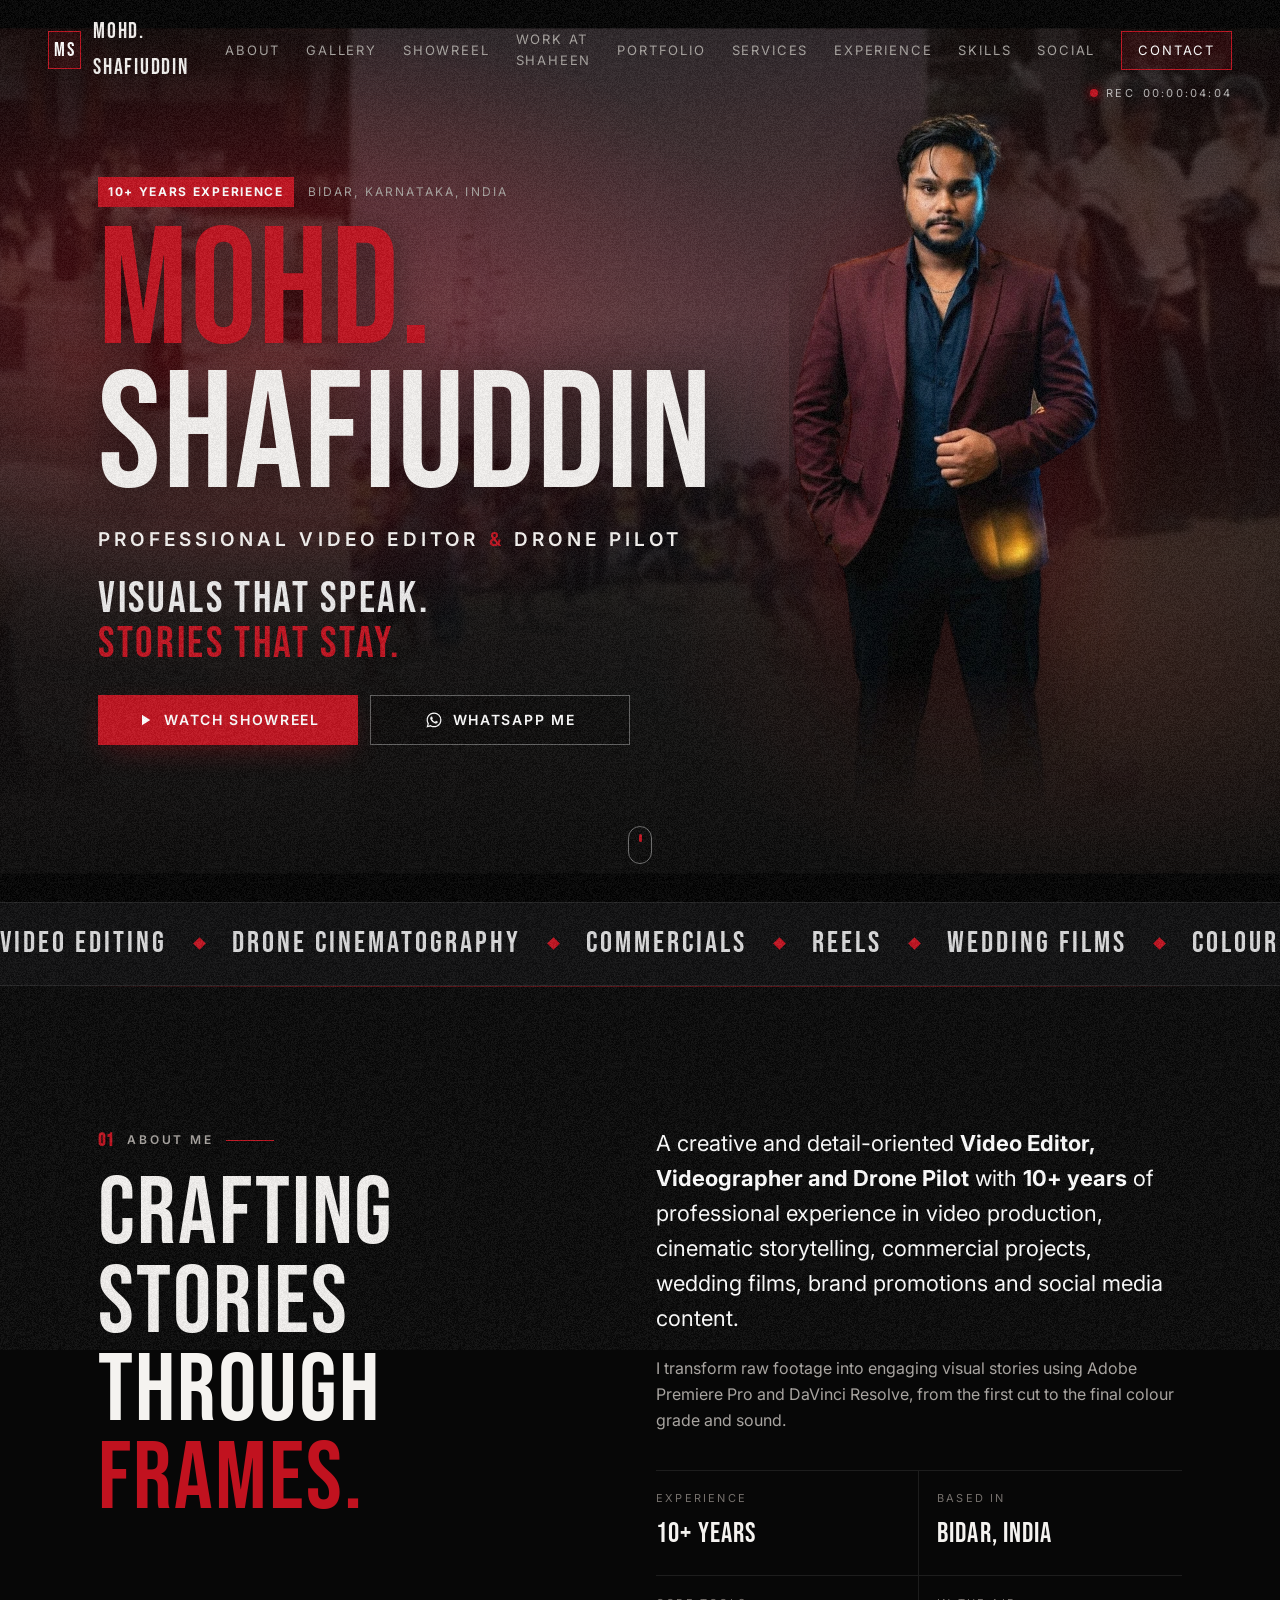
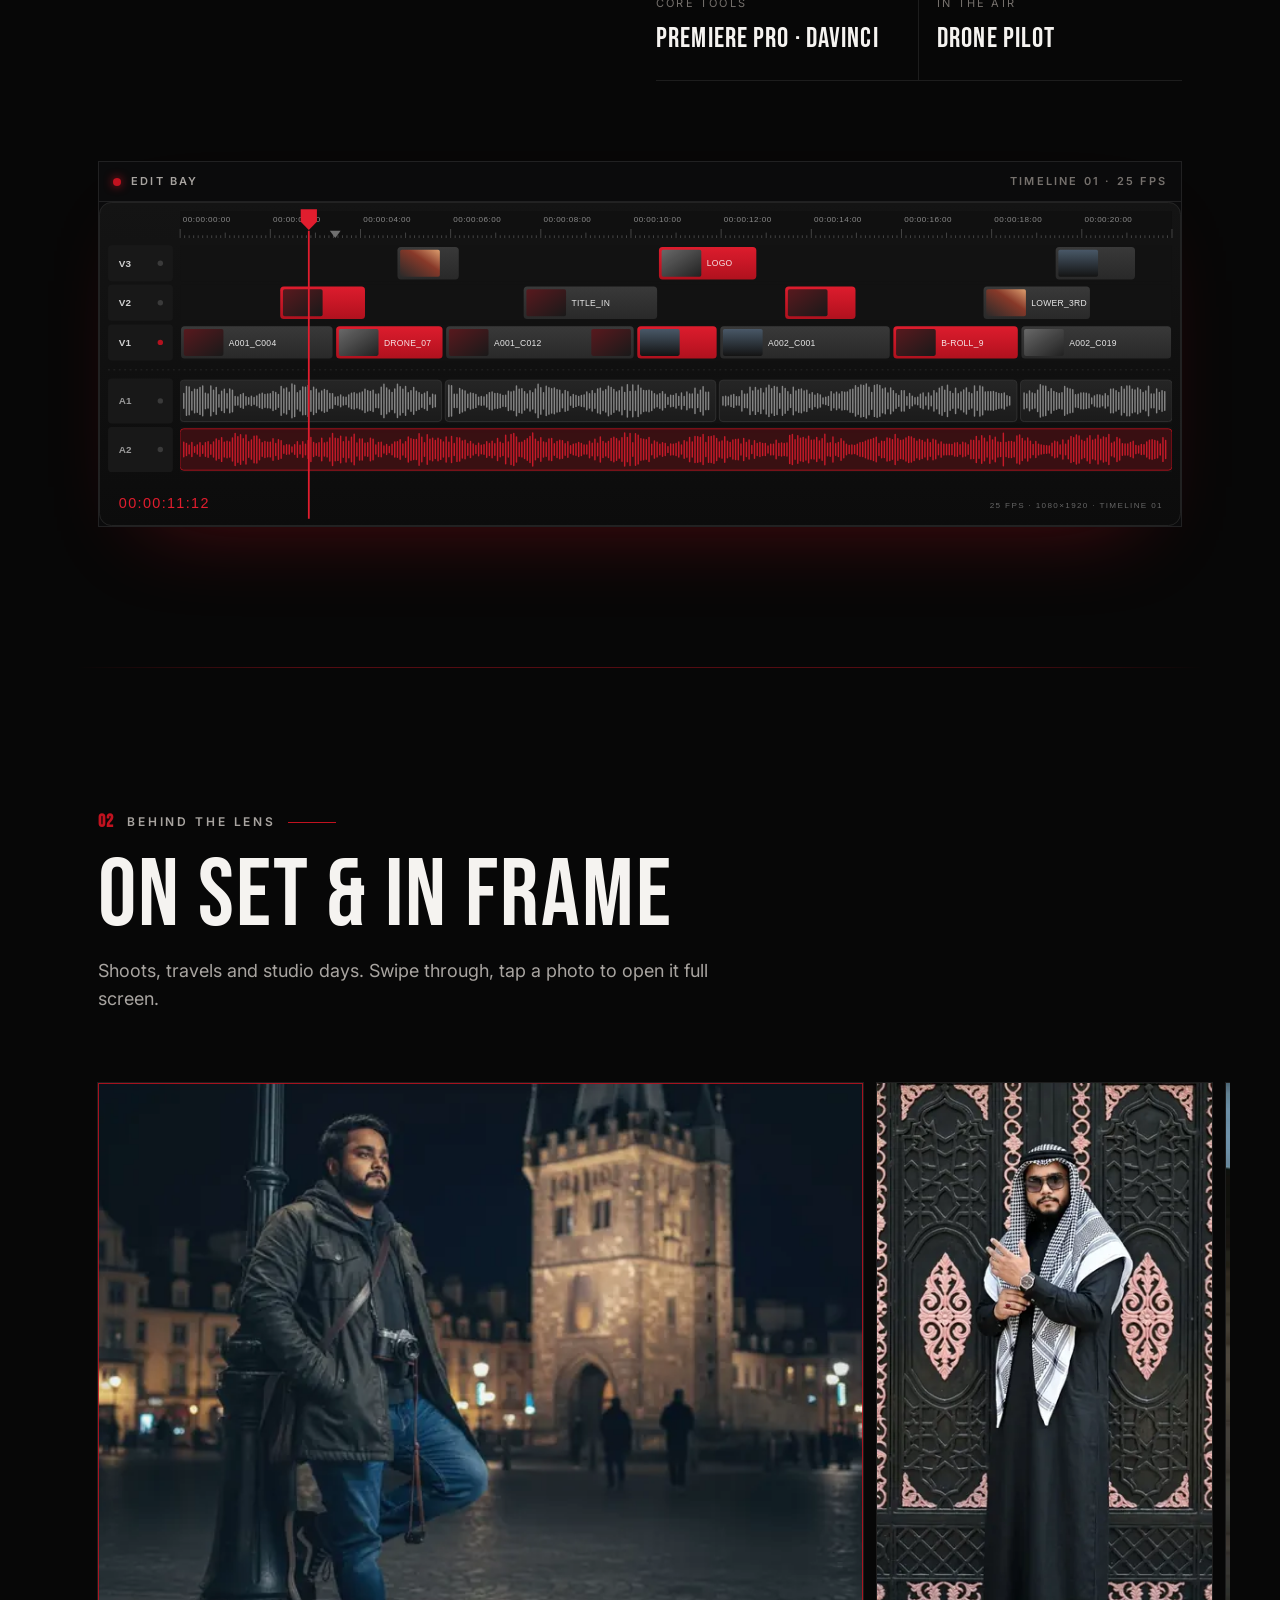
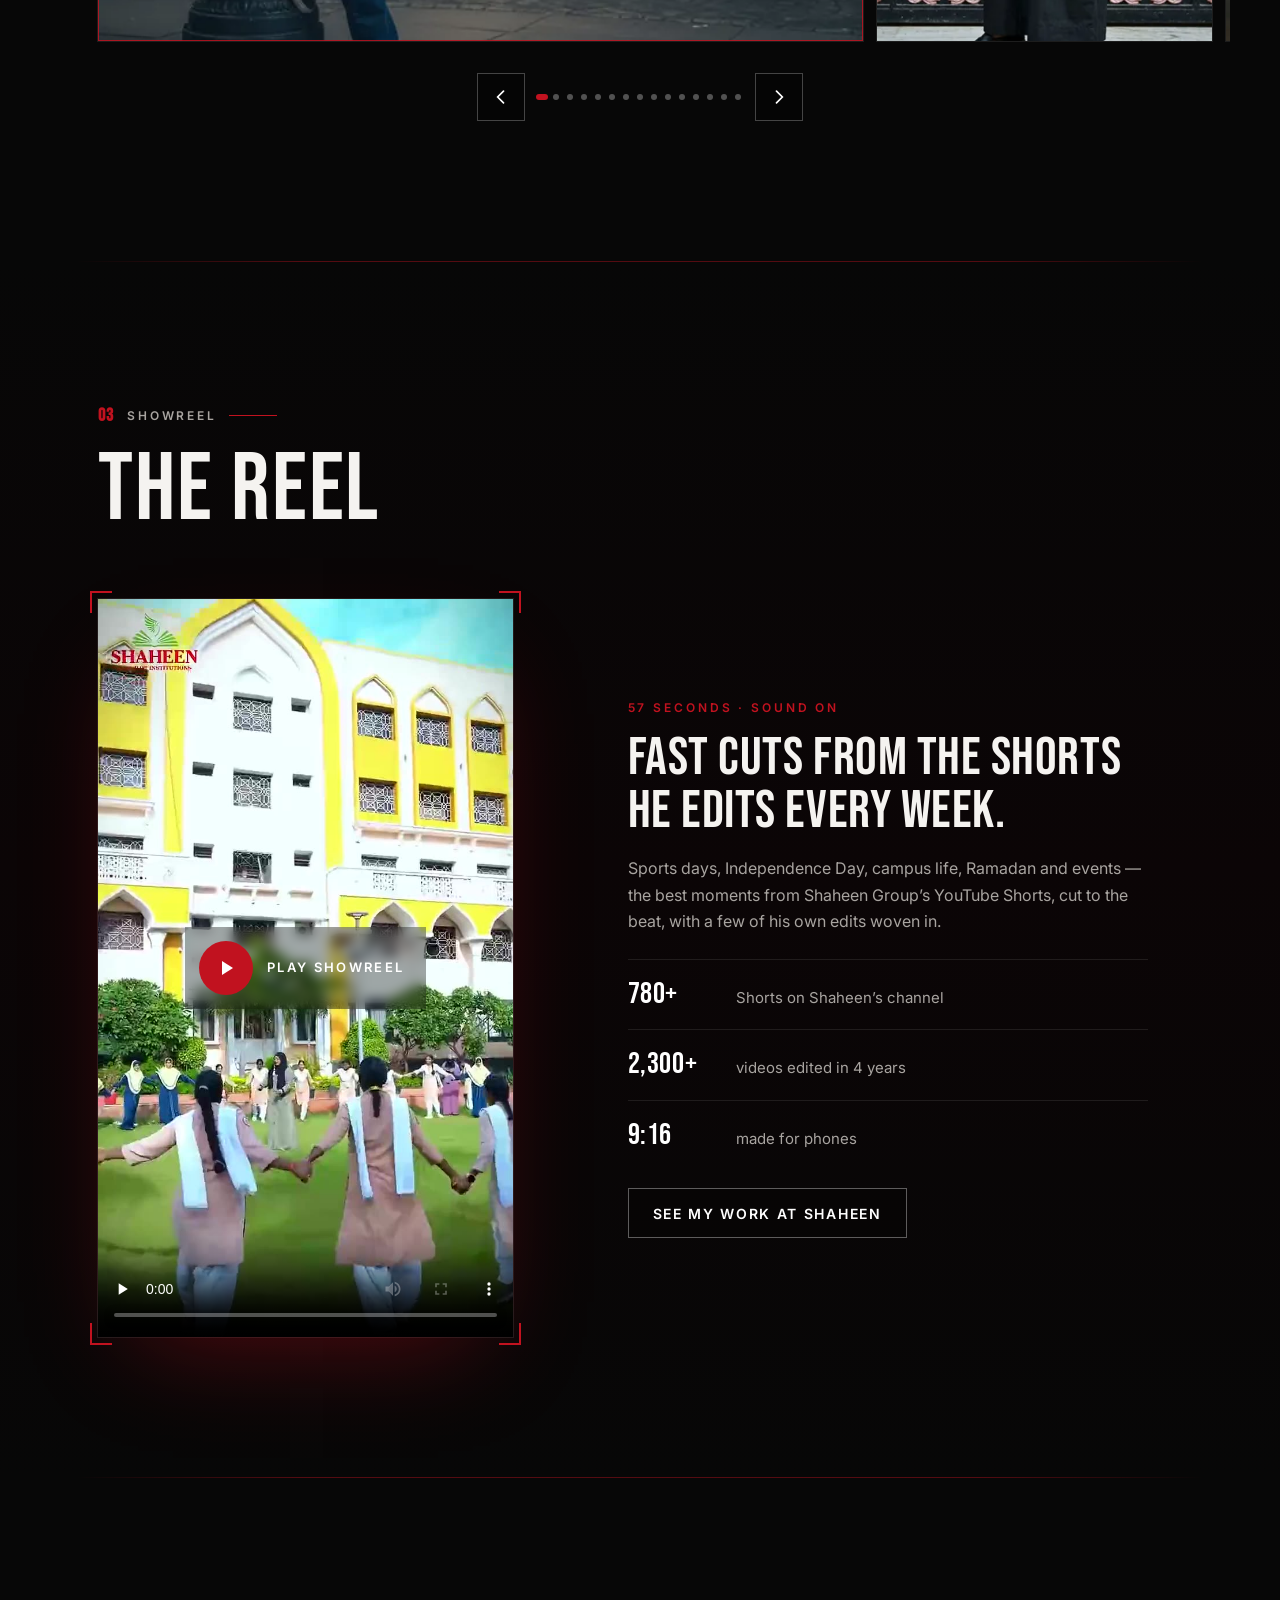
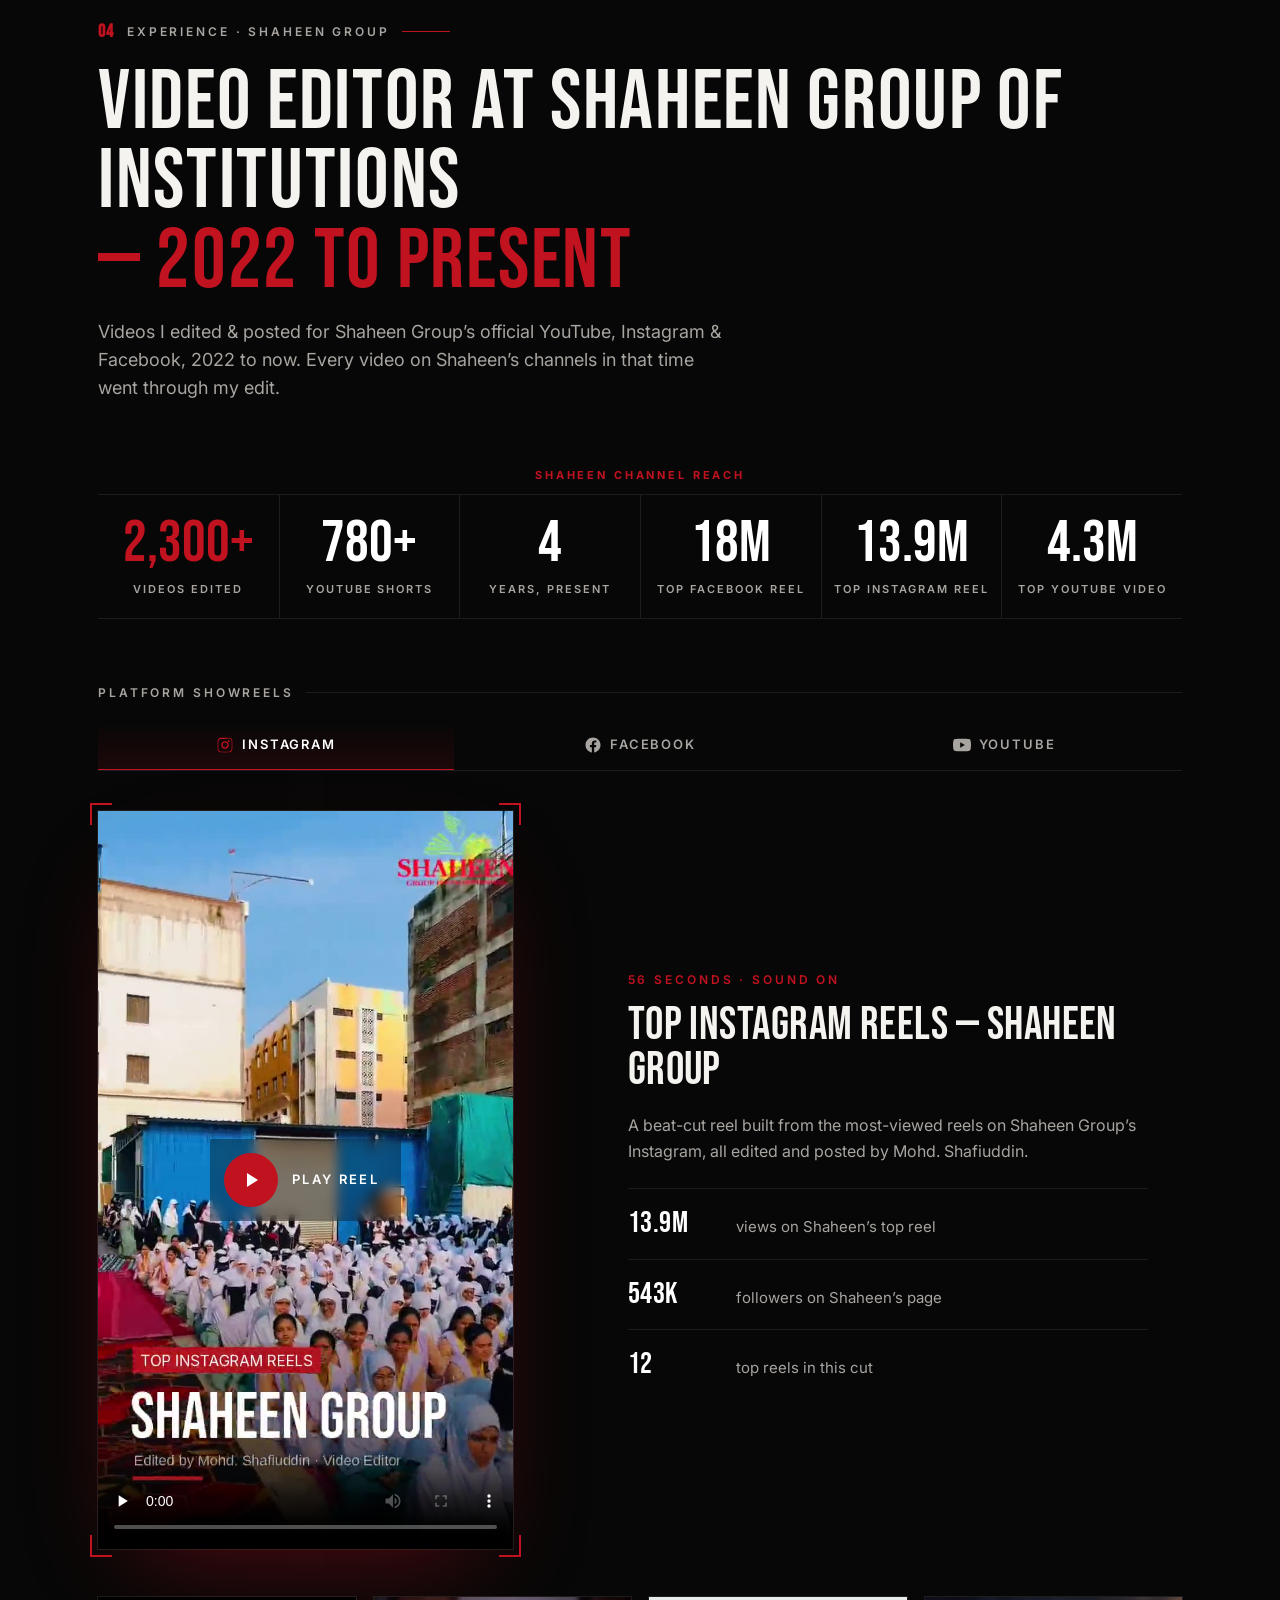
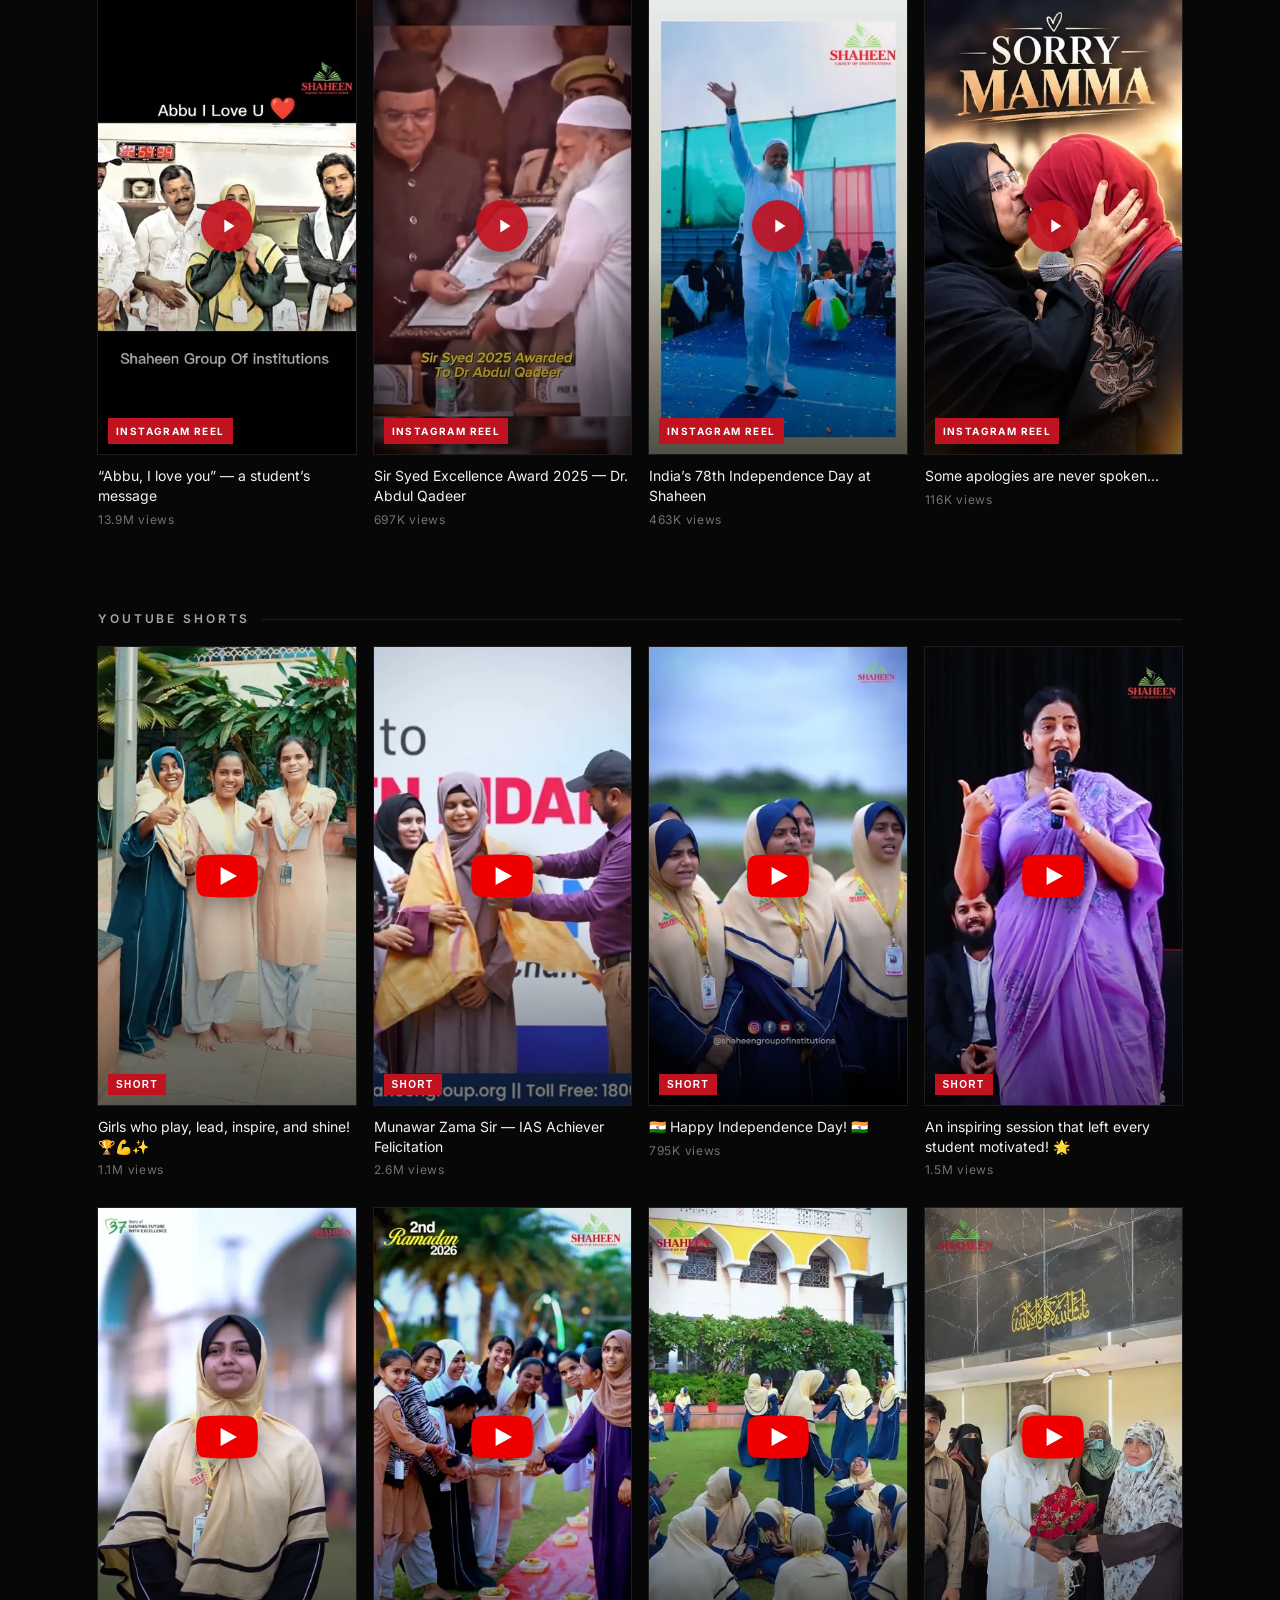
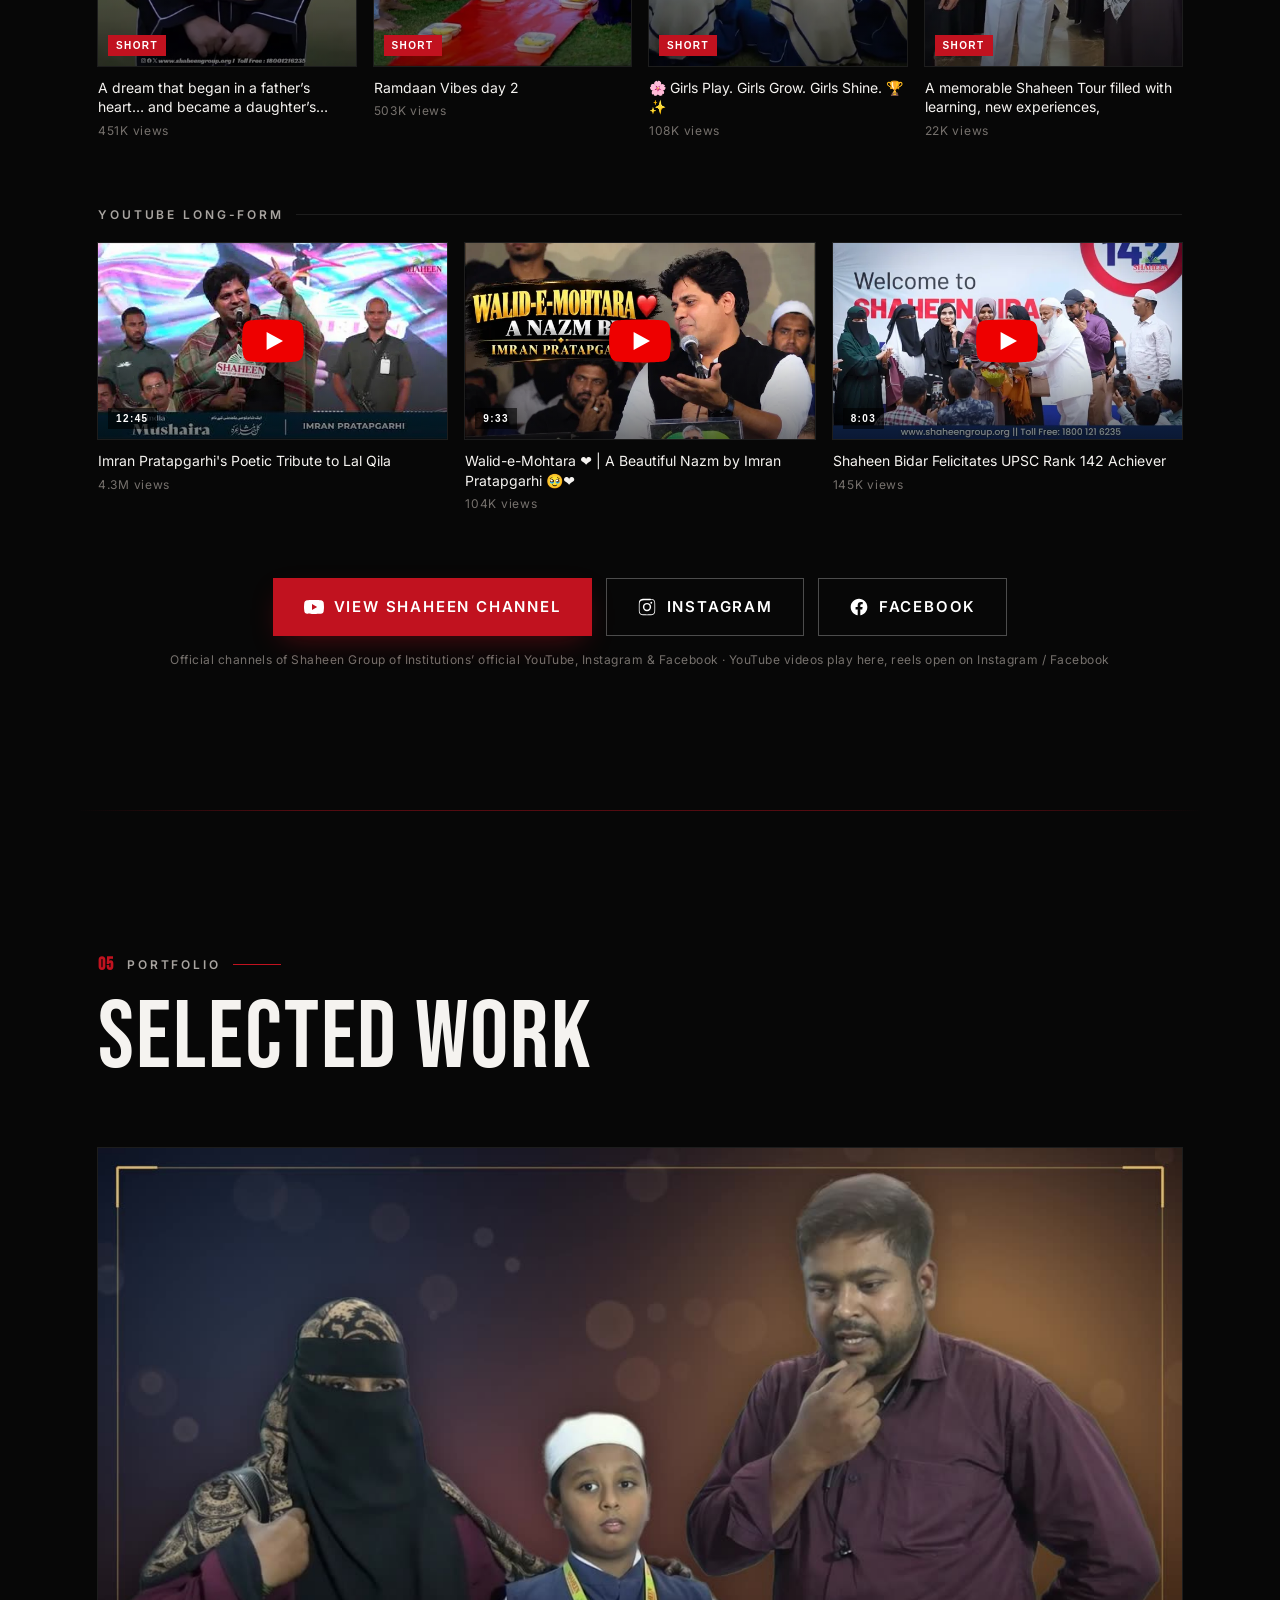
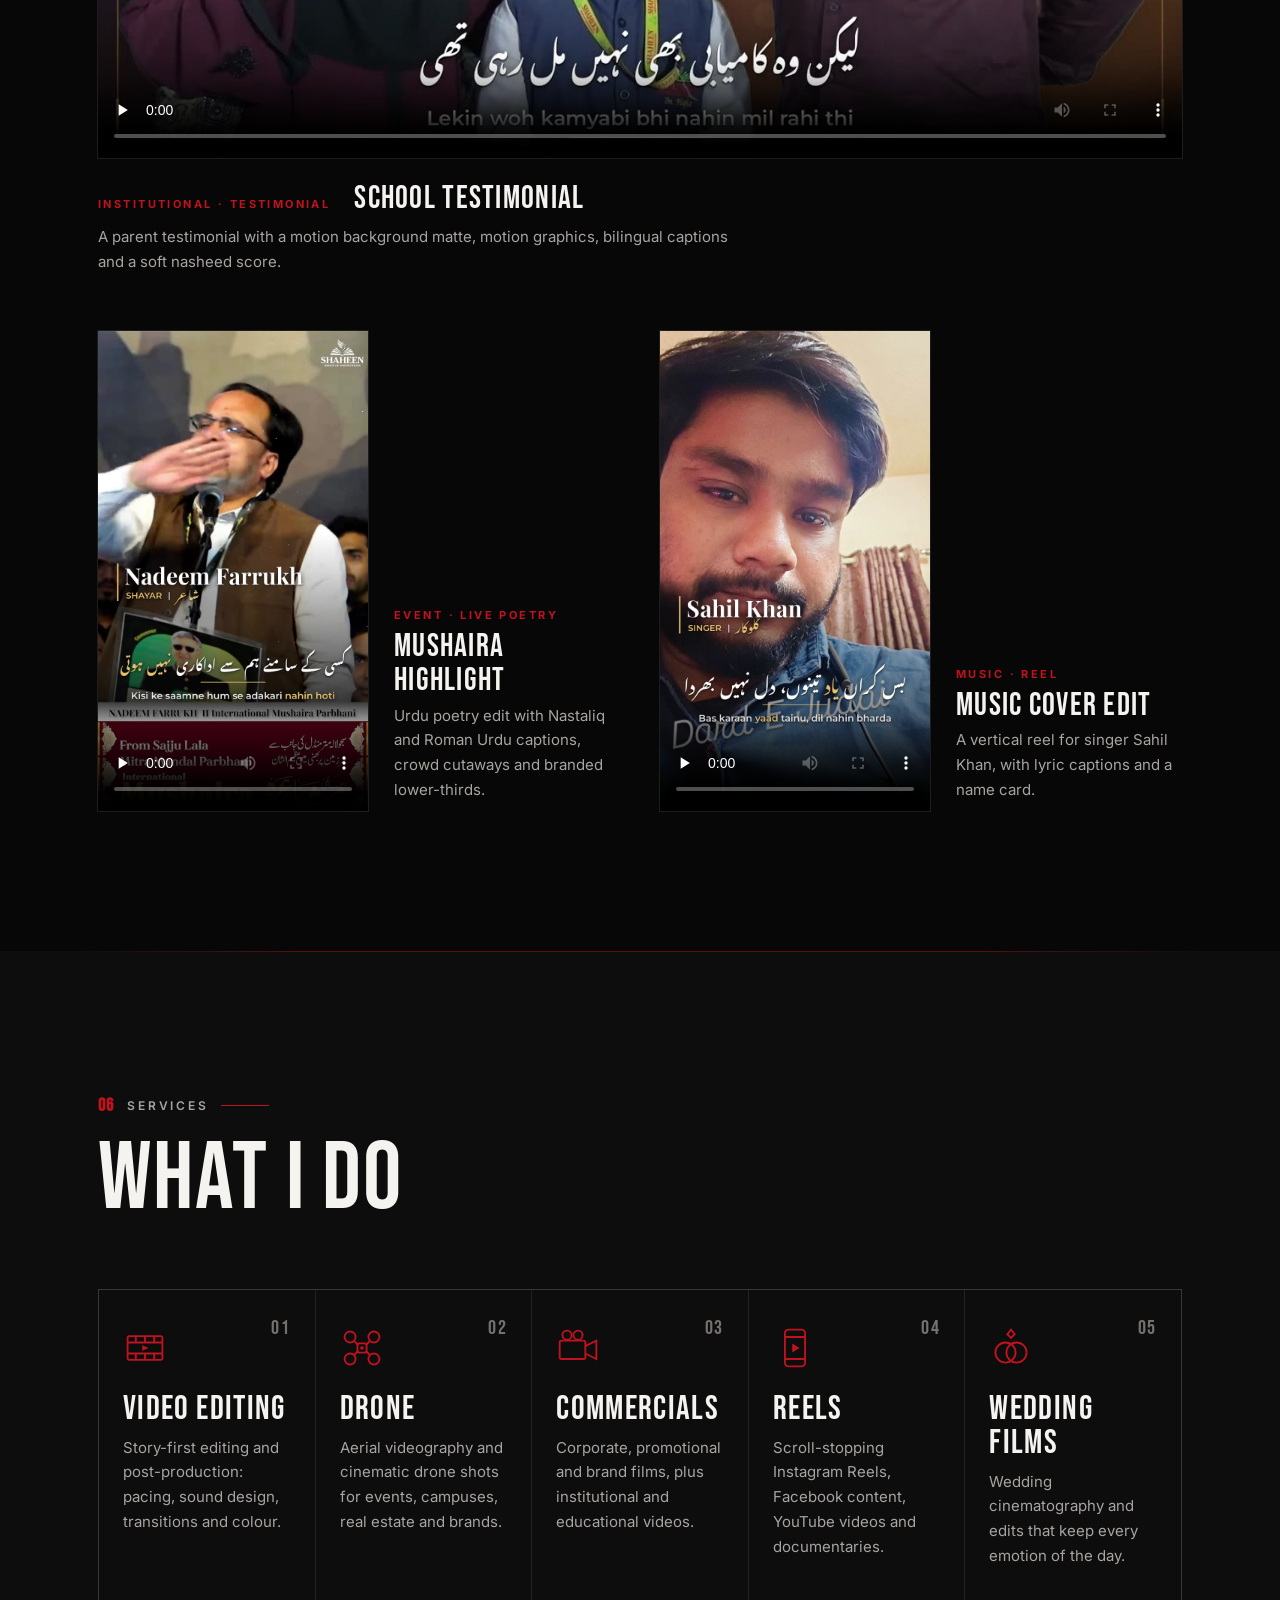
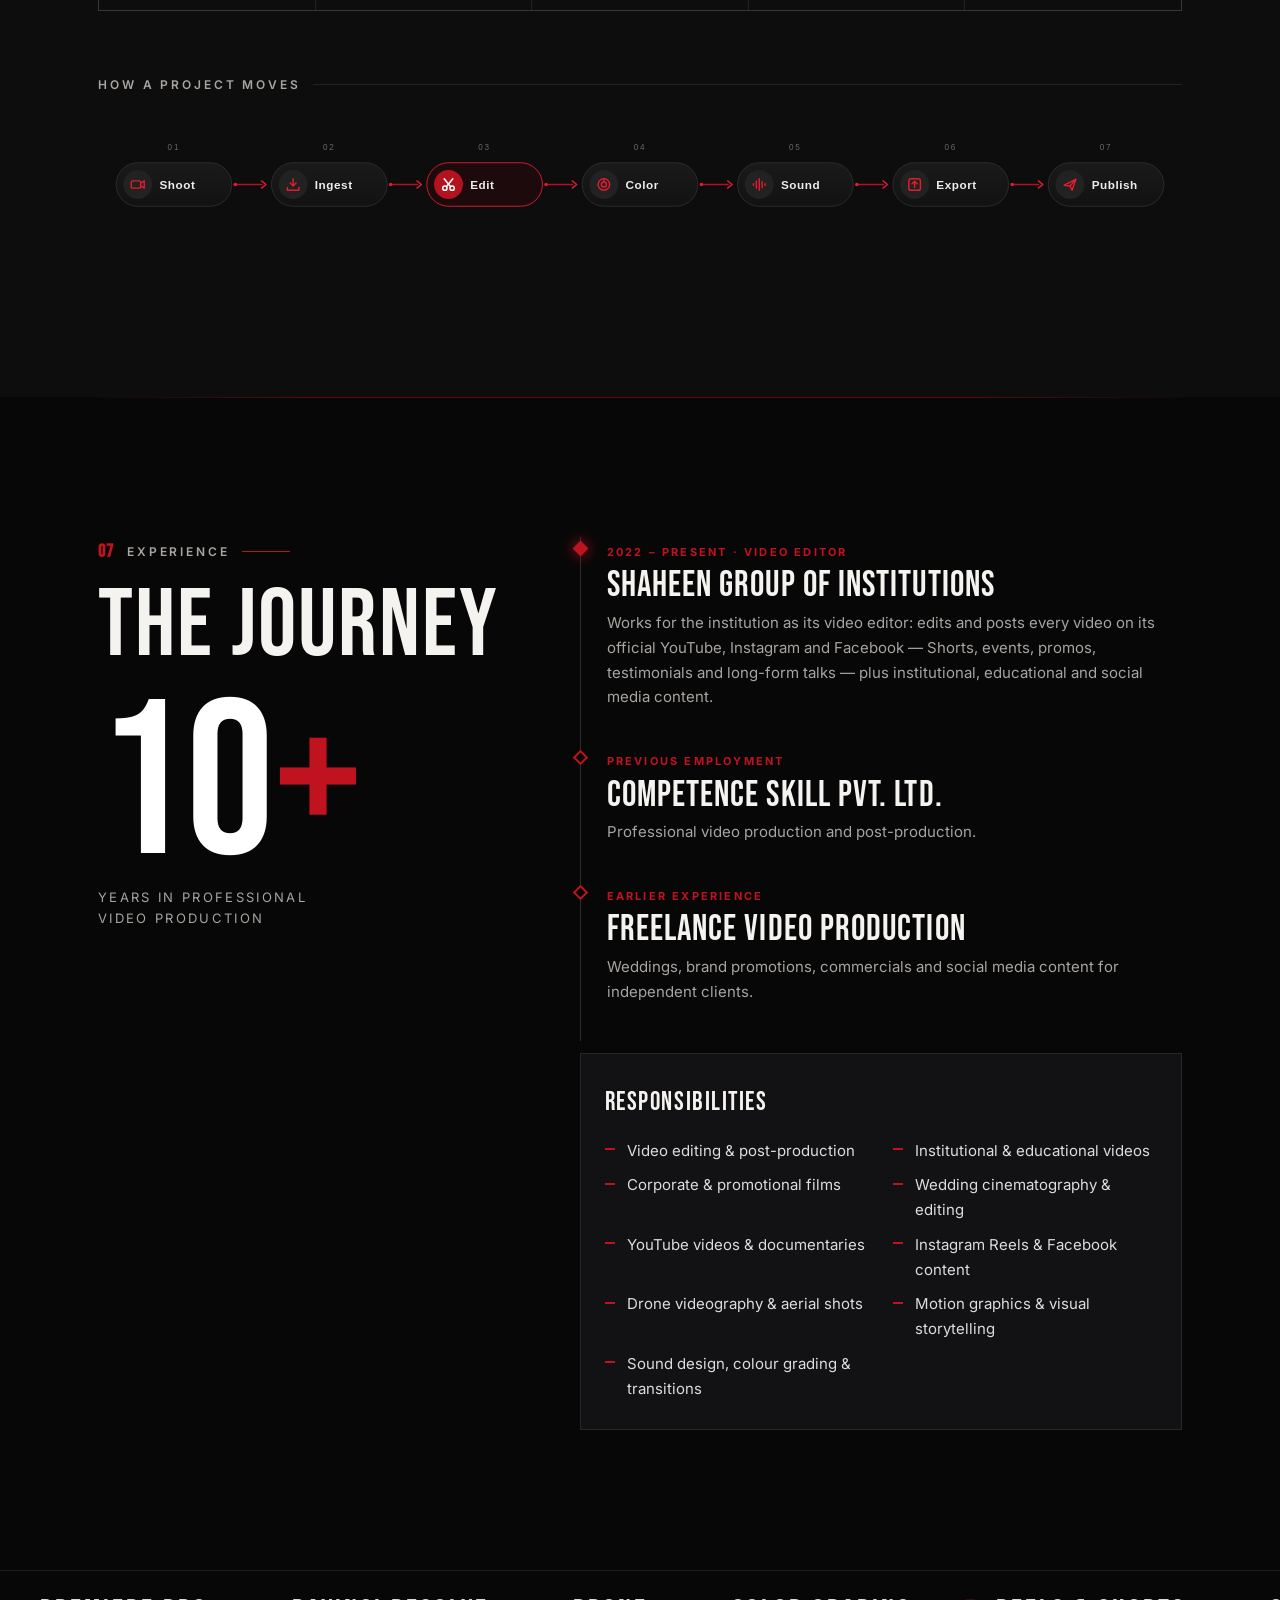
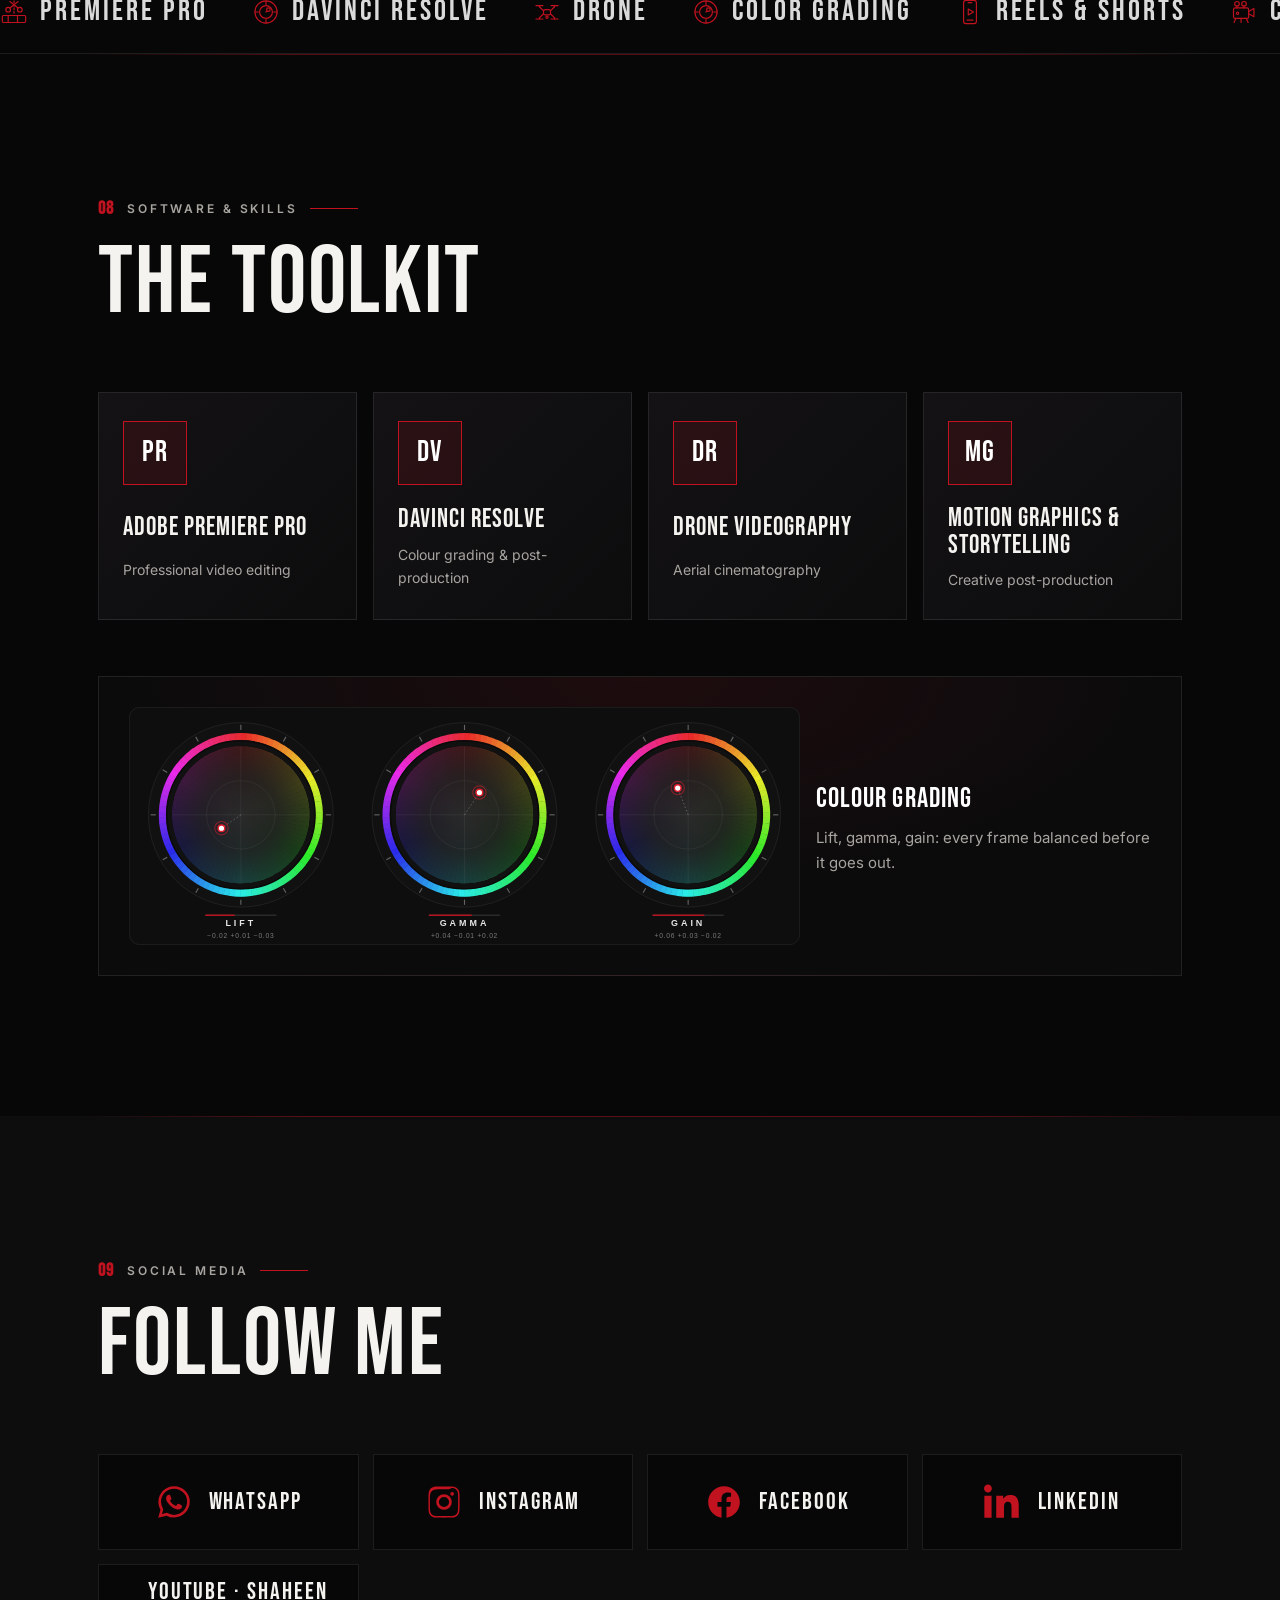
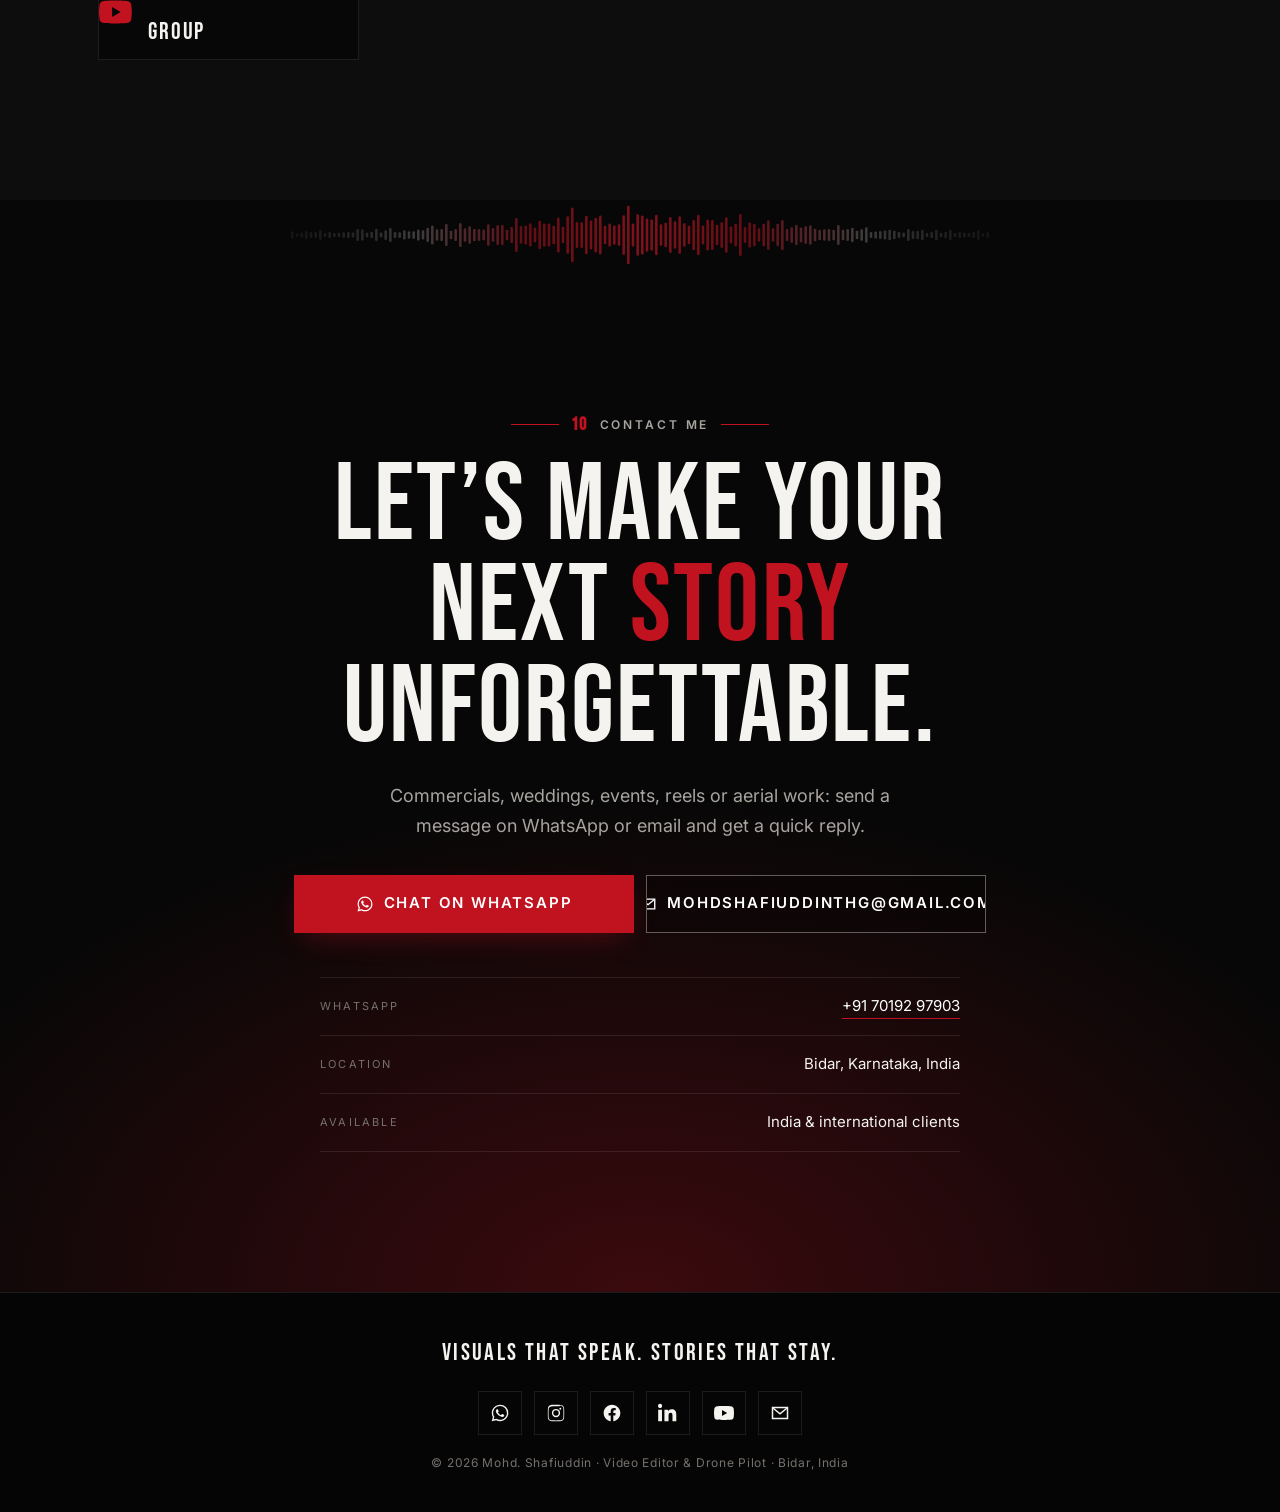
<file: index.html>
<!doctype html>
<html lang="en" class="no-js">
<head>
<meta charset="utf-8">
<meta name="viewport" content="width=device-width, initial-scale=1, viewport-fit=cover">
<title>Mohd. Shafiuddin — Professional Video Editor &amp; Drone Pilot | 10+ Years</title>
<meta name="description" content="Mohd. Shafiuddin is a professional video editor, videographer and drone pilot with 10+ years of experience in commercials, wedding films, institutional videos and social media content. Based in Bidar, Karnataka, India.">
<meta name="theme-color" content="#0a0a0a">
<meta property="og:type" content="website">
<meta property="og:site_name" content="Mohd. Shafiuddin">
<meta property="og:title" content="Mohd. Shafiuddin — Video Editor &amp; Drone Pilot">
<meta property="og:description" content="10+ years of cinematic storytelling: commercials, wedding films, reels and aerial cinematography. Visuals that speak. Stories that stay.">
<meta property="og:url" content="https://mohd-shafiuddin.sites.tab.bot/">
<meta property="og:image" content="https://mohd-shafiuddin.sites.tab.bot/og.jpg">
<meta property="og:image:width" content="1200">
<meta property="og:image:height" content="630">
<meta property="og:image:alt" content="Mohd. Shafiuddin — Professional Video Editor &amp; Drone Pilot">
<meta name="twitter:card" content="summary_large_image">
<meta name="twitter:title" content="Mohd. Shafiuddin — Video Editor &amp; Drone Pilot">
<meta name="twitter:description" content="10+ years of cinematic storytelling. Visuals that speak. Stories that stay.">
<meta name="twitter:image" content="https://mohd-shafiuddin.sites.tab.bot/og.jpg">
<link rel="icon" href="favicon.svg" type="image/svg+xml">
<link rel="icon" href="favicon-32.png" sizes="32x32" type="image/png">
<link rel="apple-touch-icon" href="apple-touch-icon.png">
<link rel="preload" href="assets/fonts/bebas-neue.woff2" as="font" type="font/woff2" crossorigin>
<link rel="stylesheet" href="styles.css">
<script src="site-config.js" defer></script>
<script src="script.js" defer></script>
</head>
<body>
<a class="skip" href="#main">Skip to content</a>
<div class="grain" aria-hidden="true"></div>

<header class="site-header" id="top">
  <a class="brand" href="#home" aria-label="Mohd. Shafiuddin, home">
    <span class="brand-mark">MS</span>
    <span class="brand-name">Mohd. Shafiuddin</span>
  </a>
  <nav class="nav" id="nav" aria-label="Main">
    <a href="#about">About</a>
    <a href="#gallery">Gallery</a>
    <a href="#showreel">Showreel</a>
    <a href="#shaheen">Work at Shaheen</a>
    <a href="#portfolio">Portfolio</a>
    <a href="#services">Services</a>
    <a href="#experience">Experience</a>
    <a href="#skills">Skills</a>
    <a href="#social">Social</a>
    <a href="#contact" class="nav-cta">Contact</a>
  </nav>
  <button class="menu-btn" id="menuBtn" aria-label="Open menu" aria-expanded="false" aria-controls="nav"><span></span><span></span></button>
</header>

<main id="main">

<!-- HOME -->
<section class="hero" id="home" aria-label="Introduction">
  <div class="hero-media" aria-hidden="true">
    <video class="hero-video" autoplay muted loop playsinline preload="auto" poster="assets/video/hero-loop.jpg">
      <source src="assets/video/hero-loop.mp4" type="video/mp4">
    </video>
    <div class="hero-shade"></div>
    <div class="hero-glow"></div>
    <div class="hero-scan"></div>
  </div>
  <div class="letterbox letterbox-top" aria-hidden="true"></div>
  <div class="letterbox letterbox-bottom" aria-hidden="true"></div>
  <div class="rec" aria-hidden="true"><span class="rec-dot"></span>REC <span class="tc" id="timecode">00:00:00:00</span></div>

  <div class="hero-inner">
    <div class="hero-photo">
      <img src="assets/profile.webp" alt="Mohd. Shafiuddin, video editor and drone pilot" width="564" height="1280" fetchpriority="high">
    </div>
    <div class="hero-copy">
      <p class="eyebrow"><span class="badge">10+ Years Experience</span><span class="loc">Bidar, Karnataka, India</span></p>
      <h1 class="hero-name"><span>Mohd.</span> <span>Shafiuddin</span></h1>
      <p class="hero-role">Professional Video Editor <span class="amp">&amp;</span> Drone Pilot</p>
      <p class="hero-tagline">Visuals that speak.<br><em>Stories that stay.</em></p>
      <div class="hero-ctas">
        <a class="btn btn-red" href="#showreel"><svg viewBox="0 0 24 24" aria-hidden="true"><path fill="currentColor" d="M8 5v14l11-7z"/></svg>Watch Showreel</a>
        <a class="btn btn-ghost js-wa" href="https://wa.me/917019297903" target="_blank" rel="noopener"><svg viewBox="0 0 24 24" aria-hidden="true"><path fill="currentColor" d="M12.04 2C6.58 2 2.13 6.45 2.13 11.91c0 1.75.46 3.45 1.32 4.95L2.05 22l5.25-1.38a9.9 9.9 0 0 0 4.74 1.21h.01c5.46 0 9.91-4.45 9.91-9.91A9.85 9.85 0 0 0 12.04 2Zm0 18.15h-.01a8.2 8.2 0 0 1-4.19-1.15l-.3-.18-3.12.82.83-3.04-.2-.31a8.2 8.2 0 0 1-1.26-4.38c0-4.54 3.7-8.24 8.25-8.24a8.2 8.2 0 0 1 8.24 8.25c0 4.54-3.7 8.23-8.24 8.23Zm4.52-6.16c-.25-.12-1.47-.72-1.69-.81-.23-.08-.39-.12-.56.13-.16.24-.64.8-.78.97-.14.16-.29.18-.54.06-.25-.12-1.05-.39-1.99-1.23-.74-.66-1.23-1.47-1.38-1.72-.14-.25-.01-.38.11-.5.11-.11.25-.29.37-.43.13-.15.17-.25.25-.41.08-.17.04-.31-.02-.43-.06-.13-.56-1.34-.76-1.84-.2-.48-.41-.42-.56-.43h-.48a.92.92 0 0 0-.66.31c-.23.25-.87.85-.87 2.07 0 1.22.89 2.4 1.01 2.56.12.17 1.75 2.67 4.24 3.74.59.26 1.05.41 1.41.52.59.19 1.13.16 1.56.1.48-.07 1.47-.6 1.67-1.18.21-.58.21-1.08.15-1.18-.06-.11-.22-.17-.47-.29Z"/></svg>WhatsApp Me</a>
      </div>
    </div>
  </div>
  <a class="scroll-cue" href="#about" aria-label="Scroll to About"><span></span></a>
</section>

<div class="marquee" aria-hidden="true">
  <div class="marquee-track">
    <span>Video Editing</span><i></i><span>Drone Cinematography</span><i></i><span>Commercials</span><i></i><span>Reels</span><i></i><span>Wedding Films</span><i></i><span>Colour Grading</span><i></i>
    <span>Video Editing</span><i></i><span>Drone Cinematography</span><i></i><span>Commercials</span><i></i><span>Reels</span><i></i><span>Wedding Films</span><i></i><span>Colour Grading</span><i></i>
  </div>
</div>

<!-- ABOUT -->
<section class="section about" id="about">
  <div class="wrap about-grid">
    <div class="about-head reveal">
      <p class="kicker"><span>01</span> About Me</p>
      <h2>Crafting Stories <br>Through <em>Frames.</em></h2>
    </div>
    <div class="about-body reveal">
      <p class="lead">A creative and detail-oriented <strong>Video Editor, Videographer and Drone Pilot</strong> with <strong>10+ years</strong> of professional experience in video production, cinematic storytelling, commercial projects, wedding films, brand promotions and social media content.</p>
      <p>I transform raw footage into engaging visual stories using Adobe Premiere Pro and DaVinci Resolve, from the first cut to the final colour grade and sound.</p>
      <dl class="facts">
        <div><dt>Experience</dt><dd>10+ Years</dd></div>
        <div><dt>Based in</dt><dd>Bidar, India</dd></div>
        <div><dt>Core tools</dt><dd>Premiere Pro · DaVinci</dd></div>
        <div><dt>In the air</dt><dd>Drone Pilot</dd></div>
      </dl>
    </div>
  </div>
  <div class="wrap">
    <figure class="editbay reveal" aria-label="Editing timeline graphic">
      <div class="editbay-top"><span class="rec-dot"></span><span>EDIT BAY</span><span class="editbay-tc">TIMELINE 01 · 25 FPS</span></div>
      <img src="assets/graphics/timeline.svg" alt="Illustration of a video editing timeline with video tracks, audio tracks and a moving red playhead" width="1200" height="360" loading="lazy" decoding="async">
    </figure>
  </div>
</section>

<!-- GALLERY -->
<section class="section gallery" id="gallery">
  <div class="wrap">
    <div class="section-head reveal">
      <p class="kicker"><span>02</span> Behind the Lens</p>
      <h2>On Set <span class="h-accent">&amp; In Frame</span></h2>
      <p class="section-sub">Shoots, travels and studio days. Swipe through, tap a photo to open it full screen.</p>
    </div>
    <div class="gal reveal" data-autoplay="4200">
      <ul class="gal-track" tabindex="0" aria-label="Photo gallery, swipe or use the arrows">
        <li class="gal-slide" style="--w:1184;--h:864">
          <button class="gal-open" type="button" data-full="assets/gallery/g01.webp" data-i="0" aria-label="Open photo 1 of 15">
            <img src="assets/gallery/g01-sm.webp" srcset="assets/gallery/g01-sm.webp 600w, assets/gallery/g01.webp 1200w" sizes="(min-width:900px) 34vw, 78vw" width="1184" height="864" alt="Mohd. Shafiuddin with a camera on a lit square in Prague at night" loading="lazy" decoding="async">
          </button>
        </li>
        <li class="gal-slide" style="--w:722;--h:1200">
          <button class="gal-open" type="button" data-full="assets/gallery/g02.webp" data-i="1" aria-label="Open photo 2 of 15">
            <img src="assets/gallery/g02-sm.webp" srcset="assets/gallery/g02-sm.webp 600w, assets/gallery/g02.webp 1200w" sizes="(min-width:900px) 34vw, 78vw" width="722" height="1200" alt="Mohd. Shafiuddin in a black thobe and checked keffiyeh beside an ornate railing" loading="lazy" decoding="async">
          </button>
        </li>
        <li class="gal-slide" style="--w:1184;--h:864">
          <button class="gal-open" type="button" data-full="assets/gallery/g03.webp" data-i="2" aria-label="Open photo 3 of 15">
            <img src="assets/gallery/g03-sm.webp" srcset="assets/gallery/g03-sm.webp 600w, assets/gallery/g03.webp 1200w" sizes="(min-width:900px) 34vw, 78vw" width="1184" height="864" alt="Mohd. Shafiuddin seated on concrete stairs in warm sunlight" loading="lazy" decoding="async">
          </button>
        </li>
        <li class="gal-slide" style="--w:732;--h:1200">
          <button class="gal-open" type="button" data-full="assets/gallery/g04.webp" data-i="3" aria-label="Open photo 4 of 15">
            <img src="assets/gallery/g04-sm.webp" srcset="assets/gallery/g04-sm.webp 600w, assets/gallery/g04.webp 1200w" sizes="(min-width:900px) 34vw, 78vw" width="732" height="1200" alt="Mohd. Shafiuddin in a maroon blazer in a gym" loading="lazy" decoding="async">
          </button>
        </li>
        <li class="gal-slide" style="--w:1184;--h:864">
          <button class="gal-open" type="button" data-full="assets/gallery/g05.webp" data-i="4" aria-label="Open photo 5 of 15">
            <img src="assets/gallery/g05-sm.webp" srcset="assets/gallery/g05-sm.webp 600w, assets/gallery/g05.webp 1200w" sizes="(min-width:900px) 34vw, 78vw" width="1184" height="864" alt="Mohd. Shafiuddin in a cream suit and sunglasses on a boat by a lake" loading="lazy" decoding="async">
          </button>
        </li>
        <li class="gal-slide" style="--w:756;--h:1200">
          <button class="gal-open" type="button" data-full="assets/gallery/g06.webp" data-i="5" aria-label="Open photo 6 of 15">
            <img src="assets/gallery/g06-sm.webp" srcset="assets/gallery/g06-sm.webp 600w, assets/gallery/g06.webp 1200w" sizes="(min-width:900px) 34vw, 78vw" width="756" height="1200" alt="Mohd. Shafiuddin in a black blazer and yellow-tinted glasses on an orange backdrop" loading="lazy" decoding="async">
          </button>
        </li>
        <li class="gal-slide" style="--w:1184;--h:864">
          <button class="gal-open" type="button" data-full="assets/gallery/g07.webp" data-i="6" aria-label="Open photo 7 of 15">
            <img src="assets/gallery/g07-sm.webp" srcset="assets/gallery/g07-sm.webp 600w, assets/gallery/g07.webp 1200w" sizes="(min-width:900px) 34vw, 78vw" width="1184" height="864" alt="Black-and-white close-up of Mohd. Shafiuddin in reflective sunglasses" loading="lazy" decoding="async">
          </button>
        </li>
        <li class="gal-slide" style="--w:588;--h:1200">
          <button class="gal-open" type="button" data-full="assets/gallery/g08.webp" data-i="7" aria-label="Open photo 8 of 15">
            <img src="assets/gallery/g08-sm.webp" srcset="assets/gallery/g08-sm.webp 600w, assets/gallery/g08.webp 1200w" sizes="(min-width:900px) 34vw, 78vw" width="588" height="1200" alt="Mohd. Shafiuddin in a leather jacket holding a camera at night" loading="lazy" decoding="async">
          </button>
        </li>
        <li class="gal-slide" style="--w:1184;--h:864">
          <button class="gal-open" type="button" data-full="assets/gallery/g09.webp" data-i="8" aria-label="Open photo 9 of 15">
            <img src="assets/gallery/g09-sm.webp" srcset="assets/gallery/g09-sm.webp 600w, assets/gallery/g09.webp 1200w" sizes="(min-width:900px) 34vw, 78vw" width="1184" height="864" alt="Mohd. Shafiuddin in a navy suit seated in an armchair" loading="lazy" decoding="async">
          </button>
        </li>
        <li class="gal-slide" style="--w:666;--h:1200">
          <button class="gal-open" type="button" data-full="assets/gallery/g10.webp" data-i="9" aria-label="Open photo 10 of 15">
            <img src="assets/gallery/g10-sm.webp" srcset="assets/gallery/g10-sm.webp 600w, assets/gallery/g10.webp 1200w" sizes="(min-width:900px) 34vw, 78vw" width="666" height="1200" alt="Mohd. Shafiuddin in a checked suit beside a mirror reflection" loading="lazy" decoding="async">
          </button>
        </li>
        <li class="gal-slide" style="--w:1184;--h:864">
          <button class="gal-open" type="button" data-full="assets/gallery/g11.webp" data-i="10" aria-label="Open photo 11 of 15">
            <img src="assets/gallery/g11-sm.webp" srcset="assets/gallery/g11-sm.webp 600w, assets/gallery/g11.webp 1200w" sizes="(min-width:900px) 34vw, 78vw" width="1184" height="864" alt="Mohd. Shafiuddin in a white shirt under a studio spotlight" loading="lazy" decoding="async">
          </button>
        </li>
        <li class="gal-slide" style="--w:711;--h:1200">
          <button class="gal-open" type="button" data-full="assets/gallery/g12.webp" data-i="11" aria-label="Open photo 12 of 15">
            <img src="assets/gallery/g12-sm.webp" srcset="assets/gallery/g12-sm.webp 600w, assets/gallery/g12.webp 1200w" sizes="(min-width:900px) 34vw, 78vw" width="711" height="1200" alt="Mohd. Shafiuddin in a navy shirt seated on a studio chair" loading="lazy" decoding="async">
          </button>
        </li>
        <li class="gal-slide" style="--w:1184;--h:769">
          <button class="gal-open" type="button" data-full="assets/gallery/g13.webp" data-i="12" aria-label="Open photo 13 of 15">
            <img src="assets/gallery/g13-sm.webp" srcset="assets/gallery/g13-sm.webp 600w, assets/gallery/g13.webp 1200w" sizes="(min-width:900px) 34vw, 78vw" width="1184" height="769" alt="Mohd. Shafiuddin playing an acoustic guitar in a studio" loading="lazy" decoding="async">
          </button>
        </li>
        <li class="gal-slide" style="--w:608;--h:864">
          <button class="gal-open" type="button" data-full="assets/gallery/g14.webp" data-i="13" aria-label="Open photo 14 of 15">
            <img src="assets/gallery/g14-sm.webp" srcset="assets/gallery/g14-sm.webp 600w, assets/gallery/g14.webp 1200w" sizes="(min-width:900px) 34vw, 78vw" width="608" height="864" alt="Black-and-white portrait of Mohd. Shafiuddin in a suit and glasses" loading="lazy" decoding="async">
          </button>
        </li>
        <li class="gal-slide" style="--w:1024;--h:1024">
          <button class="gal-open" type="button" data-full="assets/gallery/g15.webp" data-i="14" aria-label="Open photo 15 of 15">
            <img src="assets/gallery/g15-sm.webp" srcset="assets/gallery/g15-sm.webp 600w, assets/gallery/g15.webp 1200w" sizes="(min-width:900px) 34vw, 78vw" width="1024" height="1024" alt="Black-and-white portrait of Mohd. Shafiuddin seated in a dark suit" loading="lazy" decoding="async">
          </button>
        </li>
      </ul>
      <div class="gal-ui">
        <button class="gal-nav gal-prev" type="button" aria-label="Previous photo"><svg viewBox="0 0 24 24" aria-hidden="true"><path fill="none" stroke="currentColor" stroke-width="2" stroke-linecap="round" d="M15 5l-7 7 7 7"/></svg></button>
        <div class="gal-dots" role="group" aria-label="Choose photo"></div>
        <button class="gal-nav gal-next" type="button" aria-label="Next photo"><svg viewBox="0 0 24 24" aria-hidden="true"><path fill="none" stroke="currentColor" stroke-width="2" stroke-linecap="round" d="M9 5l7 7-7 7"/></svg></button>
      </div>
    </div>
  </div>
</section>


<!-- SHOWREEL -->
<section class="section showreel" id="showreel">
  <div class="wrap">
    <div class="section-head reveal">
      <p class="kicker"><span>03</span> Showreel</p>
      <h2>The Reel</h2>
    </div>
    <div class="reel-layout">
      <div class="reel-frame reel-vertical reveal">
        <video class="reel-video" controls playsinline preload="none" poster="assets/video/showreel.jpg" width="720" height="1280">
          <source src="assets/video/showreel.mp4" type="video/mp4">
        </video>
        <button class="reel-play" type="button" aria-label="Play showreel"><svg viewBox="0 0 24 24" aria-hidden="true"><path fill="currentColor" d="M8 5v14l11-7z"/></svg><span>Play Showreel</span></button>
        <span class="corner tl"></span><span class="corner tr"></span><span class="corner bl"></span><span class="corner br"></span>
      </div>
      <div class="reel-side reveal">
        <p class="reel-eyebrow">57 seconds · Sound on</p>
        <h3 class="reel-title">Fast cuts from the Shorts he edits every week.</h3>
        <p class="reel-copy">Sports days, Independence Day, campus life, Ramadan and events — the best moments from Shaheen Group’s YouTube Shorts, cut to the beat, with a few of his own edits woven in.</p>
        <ul class="reel-facts">
          <li><strong data-count="780+">780+</strong> Shorts on Shaheen’s channel</li>
          <li><strong data-count="2,300+">2,300+</strong> videos edited in 4 years</li>
          <li><strong>9:16</strong> made for phones</li>
        </ul>
        <a class="btn btn-ghost" href="#shaheen">See my work at Shaheen</a>
      </div>
    </div>
  </div>
</section>

<!-- SHAHEEN GROUP -->
<section class="section shaheen" id="shaheen">
  <div class="wrap">
    <div class="section-head reveal">
      <p class="kicker"><span>04</span> Experience · Shaheen Group</p>
      <h2>Video Editor at Shaheen Group of Institutions <span class="h-accent">— 2022 to Present</span></h2>
      <p class="section-sub">Videos I edited &amp; posted for Shaheen Group’s official YouTube, Instagram &amp; Facebook, 2022 to now. Every video on Shaheen’s channels in that time went through my edit.</p>
    </div>
    <p class="sg-reach reveal">Shaheen channel reach</p>
    <ul class="sg-stats reveal" aria-label="Shaheen channel numbers">
      <li><strong data-count="2,300+">2,300+</strong><span>videos edited</span></li>
      <li><strong data-count="780+">780+</strong><span>YouTube Shorts</span></li>
      <li><strong data-count="4">4</strong><span>years, present</span></li>
      <li><strong data-count="18M">18M</strong><span>top Facebook reel</span></li>
      <li><strong data-count="13.9M">13.9M</strong><span>top Instagram reel</span></li>
      <li><strong data-count="4.3M">4.3M</strong><span>top YouTube video</span></li>
    </ul>
    <div class="pr reveal" id="platform-reels">
      <h3 class="sg-sub">Platform showreels</h3>
      <div class="pr-tabs" role="tablist" aria-label="Showreel by platform">
        <button class="pr-tab" role="tab" id="tab-ig" aria-controls="pr-ig" aria-selected="true"><svg viewBox="0 0 24 24" aria-hidden="true"><path fill="currentColor" d="M12 2.2c3.2 0 3.58.01 4.85.07 1.17.05 1.8.25 2.23.41.56.22.96.48 1.38.9.42.42.68.82.9 1.38.16.42.36 1.06.41 2.23.06 1.27.07 1.65.07 4.85s-.01 3.58-.07 4.85c-.05 1.17-.25 1.8-.41 2.23-.22.56-.48.96-.9 1.38-.42.42-.82.68-1.38.9-.42.16-1.06.36-2.23.41-1.27.06-1.65.07-4.85.07s-3.58-.01-4.85-.07c-1.17-.05-1.8-.25-2.23-.41a3.7 3.7 0 0 1-1.38-.9 3.7 3.7 0 0 1-.9-1.38c-.16-.42-.36-1.06-.41-2.23C2.21 15.58 2.2 15.2 2.2 12s.01-3.58.07-4.85c.05-1.17.25-1.8.41-2.23.22-.56.48-.96.9-1.38.42-.42.82-.68 1.38-.9.42-.16 1.06-.36 2.23-.41C8.42 2.21 8.8 2.2 12 2.2Zm0 1.8c-3.15 0-3.5.01-4.74.07-.98.04-1.51.2-1.86.34-.47.18-.8.4-1.15.75-.35.35-.57.68-.75 1.15-.14.35-.3.88-.34 1.86C3.1 9.4 3.1 9.77 3.1 12s0 3.5.06 4.74c.04.98.2 1.51.34 1.86.18.47.4.8.75 1.15.35.35.68.57 1.15.75.35.14.88.3 1.86.34 1.24.06 1.59.07 4.74.07s3.5-.01 4.74-.07c.98-.04 1.51-.2 1.86-.34.47-.18.8-.4 1.15-.75.35-.35.57-.68.75-1.15.14-.35.3-.88.34-1.86.06-1.24.07-1.59.07-4.74s-.01-3.5-.07-4.74c-.04-.98-.2-1.51-.34-1.86a3.1 3.1 0 0 0-.75-1.15 3.1 3.1 0 0 0-1.15-.75c-.35-.14-.88-.3-1.86-.34C15.5 4.01 15.15 4 12 4Zm0 3.05a4.95 4.95 0 1 1 0 9.9 4.95 4.95 0 0 1 0-9.9Zm0 8.15a3.2 3.2 0 1 0 0-6.4 3.2 3.2 0 0 0 0 6.4Zm6.3-8.35a1.16 1.16 0 1 1-2.32 0 1.16 1.16 0 0 1 2.32 0Z"/></svg>Instagram</button>
        <button class="pr-tab" role="tab" id="tab-fb" aria-controls="pr-fb" aria-selected="false" tabindex="-1"><svg viewBox="0 0 24 24" aria-hidden="true"><path fill="currentColor" d="M22 12.06C22 6.5 17.52 2 12 2S2 6.5 2 12.06c0 5.02 3.66 9.18 8.44 9.94v-7.03H7.9v-2.91h2.54V9.85c0-2.52 1.49-3.91 3.78-3.91 1.1 0 2.24.2 2.24.2v2.47h-1.26c-1.24 0-1.63.78-1.63 1.57v1.88h2.78l-.44 2.91h-2.34V22c4.78-.76 8.43-4.92 8.43-9.94Z"/></svg>Facebook</button>
        <button class="pr-tab" role="tab" id="tab-yt" aria-controls="pr-yt" aria-selected="false" tabindex="-1"><svg viewBox="0 0 24 24" aria-hidden="true"><path fill="currentColor" d="M23.5 6.2a3 3 0 0 0-2.12-2.13C19.5 3.56 12 3.56 12 3.56s-7.5 0-9.38.5A3 3 0 0 0 .5 6.2 31.4 31.4 0 0 0 0 12a31.4 31.4 0 0 0 .5 5.8 3 3 0 0 0 2.12 2.13c1.88.5 9.38.5 9.38.5s7.5 0 9.38-.5a3 3 0 0 0 2.12-2.13A31.4 31.4 0 0 0 24 12a31.4 31.4 0 0 0-.5-5.8ZM9.6 15.57V8.43L15.82 12 9.6 15.57Z"/></svg>YouTube</button>
      </div>

      <div class="pr-panel" role="tabpanel" id="pr-ig" aria-labelledby="tab-ig">
        <div class="reel-layout">
        <div class="reel-frame reel-vertical">
          <video class="reel-video" controls playsinline preload="none" poster="assets/video/showreel-instagram.jpg" width="720" height="1280">
            <source src="assets/video/showreel-instagram.mp4" type="video/mp4">
          </video>
          <button class="reel-play" type="button" aria-label="Play Top Instagram Reels showreel"><svg viewBox="0 0 24 24" aria-hidden="true"><path fill="currentColor" d="M8 5v14l11-7z"/></svg><span>Play Reel</span></button>
          <span class="corner tl"></span><span class="corner tr"></span><span class="corner bl"></span><span class="corner br"></span>
        </div>
        <div class="reel-side">
          <p class="reel-eyebrow">56 seconds · Sound on</p>
          <h3 class="reel-title">Top Instagram Reels — Shaheen Group</h3>
          <p class="reel-copy">A beat-cut reel built from the most-viewed reels on Shaheen Group’s Instagram, all edited and posted by Mohd. Shafiuddin.</p>
          <ul class="reel-facts">
            <li><strong data-count="13.9M">13.9M</strong> views on Shaheen’s top reel</li>
            <li><strong data-count="543K">543K</strong> followers on Shaheen’s page</li>
            <li><strong>12</strong> top reels in this cut</li>
          </ul>
        </div>
        </div>
        <ul class="yt-grid yt-grid-shorts pr-grid">
      <li class="yt-card yt-short reveal">
        <a class="yt-lite pr-link" href="https://www.instagram.com/reel/DMvMGQ8pfkY/" target="_blank" rel="noopener" aria-label="Watch on Instagram: “Abbu, I love you” — a student’s message">
          <img src="assets/shaheen/ig/DMvMGQ8pfkY.webp" alt="" loading="lazy" decoding="async" width="360" height="640">
          <span class="yt-badge">Instagram Reel</span>
          <span class="pr-play" aria-hidden="true"><svg viewBox="0 0 24 24"><path fill="currentColor" d="M8 5v14l11-7z"/></svg></span>
        </a>
        <p class="yt-title">“Abbu, I love you” — a student’s message</p>
        <p class="yt-meta">13.9M views</p>
      </li>
      <li class="yt-card yt-short reveal">
        <a class="yt-lite pr-link" href="https://www.instagram.com/reel/DP54Wj-CeTg/" target="_blank" rel="noopener" aria-label="Watch on Instagram: Sir Syed Excellence Award 2025 — Dr. Abdul Qadeer">
          <img src="assets/shaheen/ig/DP54Wj-CeTg.webp" alt="" loading="lazy" decoding="async" width="360" height="640">
          <span class="yt-badge">Instagram Reel</span>
          <span class="pr-play" aria-hidden="true"><svg viewBox="0 0 24 24"><path fill="currentColor" d="M8 5v14l11-7z"/></svg></span>
        </a>
        <p class="yt-title">Sir Syed Excellence Award 2025 — Dr. Abdul Qadeer</p>
        <p class="yt-meta">697K views</p>
      </li>
      <li class="yt-card yt-short reveal">
        <a class="yt-lite pr-link" href="https://www.instagram.com/reel/C-sI20gyVdg/" target="_blank" rel="noopener" aria-label="Watch on Instagram: India’s 78th Independence Day at Shaheen">
          <img src="assets/shaheen/ig/C-sI20gyVdg.webp" alt="" loading="lazy" decoding="async" width="360" height="640">
          <span class="yt-badge">Instagram Reel</span>
          <span class="pr-play" aria-hidden="true"><svg viewBox="0 0 24 24"><path fill="currentColor" d="M8 5v14l11-7z"/></svg></span>
        </a>
        <p class="yt-title">India’s 78th Independence Day at Shaheen</p>
        <p class="yt-meta">463K views</p>
      </li>
      <li class="yt-card yt-short reveal">
        <a class="yt-lite pr-link" href="https://www.instagram.com/reel/DfCkB-Kp7n4/" target="_blank" rel="noopener" aria-label="Watch on Instagram: Some apologies are never spoken…">
          <img src="assets/shaheen/ig/DfCkB-Kp7n4.webp" alt="" loading="lazy" decoding="async" width="360" height="640">
          <span class="yt-badge">Instagram Reel</span>
          <span class="pr-play" aria-hidden="true"><svg viewBox="0 0 24 24"><path fill="currentColor" d="M8 5v14l11-7z"/></svg></span>
        </a>
        <p class="yt-title">Some apologies are never spoken…</p>
        <p class="yt-meta">116K views</p>
      </li>
        </ul>
      </div>

      <div class="pr-panel" role="tabpanel" id="pr-fb" aria-labelledby="tab-fb" hidden>
        <div class="reel-layout">
        <div class="reel-frame reel-vertical">
          <video class="reel-video" controls playsinline preload="none" poster="assets/video/showreel-facebook.jpg" width="720" height="1280">
            <source src="assets/video/showreel-facebook.mp4" type="video/mp4">
          </video>
          <button class="reel-play" type="button" aria-label="Play Top Facebook Reels showreel"><svg viewBox="0 0 24 24" aria-hidden="true"><path fill="currentColor" d="M8 5v14l11-7z"/></svg><span>Play Reel</span></button>
          <span class="corner tl"></span><span class="corner tr"></span><span class="corner bl"></span><span class="corner br"></span>
        </div>
        <div class="reel-side">
          <p class="reel-eyebrow">56 seconds · Sound on</p>
          <h3 class="reel-title">Top Facebook Reels — Shaheen Group</h3>
          <p class="reel-copy">The most-viewed reels on Shaheen Group’s Facebook page, cut to the beat. Every one of them was edited and posted by Mohd. Shafiuddin.</p>
          <ul class="reel-facts">
            <li><strong data-count="18M">18M</strong> views on Shaheen’s top reel</li>
            <li><strong data-count="5M">5M</strong> views on the second</li>
            <li><strong>12</strong> top reels in this cut</li>
          </ul>
        </div>
        </div>
        <ul class="yt-grid yt-grid-shorts pr-grid">
      <li class="yt-card yt-short reveal">
        <a class="yt-lite pr-link" href="https://www.facebook.com/reel/1274410431144547" target="_blank" rel="noopener" aria-label="Watch on Facebook: “Abbu, I love you” — a student’s message">
          <img src="assets/shaheen/fb/1274410431144547.webp" alt="" loading="lazy" decoding="async" width="360" height="640">
          <span class="yt-badge">Facebook Reel</span>
          <span class="pr-play" aria-hidden="true"><svg viewBox="0 0 24 24"><path fill="currentColor" d="M8 5v14l11-7z"/></svg></span>
        </a>
        <p class="yt-title">“Abbu, I love you” — a student’s message</p>
        <p class="yt-meta">18M views</p>
      </li>
      <li class="yt-card yt-short reveal">
        <a class="yt-lite pr-link" href="https://www.facebook.com/reel/1423655515937670" target="_blank" rel="noopener" aria-label="Watch on Facebook: Walid-e-Mohtara — a nazm by Imran Pratapgarhi">
          <img src="assets/shaheen/fb/1423655515937670.webp" alt="" loading="lazy" decoding="async" width="360" height="640">
          <span class="yt-badge">Facebook Reel</span>
          <span class="pr-play" aria-hidden="true"><svg viewBox="0 0 24 24"><path fill="currentColor" d="M8 5v14l11-7z"/></svg></span>
        </a>
        <p class="yt-title">Walid-e-Mohtara — a nazm by Imran Pratapgarhi</p>
        <p class="yt-meta">5M views</p>
      </li>
      <li class="yt-card yt-short reveal">
        <a class="yt-lite pr-link" href="https://www.facebook.com/reel/1467228358683002" target="_blank" rel="noopener" aria-label="Watch on Facebook: Some nazms touch the heart — Imran Pratapgarhi">
          <img src="assets/shaheen/fb/1467228358683002.webp" alt="" loading="lazy" decoding="async" width="360" height="640">
          <span class="yt-badge">Facebook Reel</span>
          <span class="pr-play" aria-hidden="true"><svg viewBox="0 0 24 24"><path fill="currentColor" d="M8 5v14l11-7z"/></svg></span>
        </a>
        <p class="yt-title">Some nazms touch the heart — Imran Pratapgarhi</p>
        <p class="yt-meta">729K views</p>
      </li>
      <li class="yt-card yt-short reveal">
        <a class="yt-lite pr-link" href="https://www.facebook.com/reel/1675417427549742" target="_blank" rel="noopener" aria-label="Watch on Facebook: Har Bachche Ko Taleem-Yaafta Banayenge">
          <img src="assets/shaheen/fb/1675417427549742.webp" alt="" loading="lazy" decoding="async" width="360" height="640">
          <span class="yt-badge">Facebook Reel</span>
          <span class="pr-play" aria-hidden="true"><svg viewBox="0 0 24 24"><path fill="currentColor" d="M8 5v14l11-7z"/></svg></span>
        </a>
        <p class="yt-title">Har Bachche Ko Taleem-Yaafta Banayenge</p>
        <p class="yt-meta">410K views</p>
      </li>
        </ul>
      </div>

      <div class="pr-panel" role="tabpanel" id="pr-yt" aria-labelledby="tab-yt" hidden>
        <div class="reel-layout">
        <div class="reel-frame reel-vertical">
          <video class="reel-video" controls playsinline preload="none" poster="assets/video/showreel.jpg" width="720" height="1280">
            <source src="assets/video/showreel.mp4" type="video/mp4">
          </video>
          <button class="reel-play" type="button" aria-label="Play YouTube Shorts showreel"><svg viewBox="0 0 24 24" aria-hidden="true"><path fill="currentColor" d="M8 5v14l11-7z"/></svg><span>Play Reel</span></button>
          <span class="corner tl"></span><span class="corner tr"></span><span class="corner bl"></span><span class="corner br"></span>
        </div>
        <div class="reel-side">
          <p class="reel-eyebrow">57 seconds · Sound on</p>
          <h3 class="reel-title">Top YouTube Shorts — Shaheen Group</h3>
          <p class="reel-copy">Sports days, Independence Day, campus life and events, cut from the Shorts on Shaheen Group’s YouTube channel. The Shorts themselves are below.</p>
          <ul class="reel-facts">
            <li><strong data-count="780+">780+</strong> Shorts on Shaheen’s channel</li>
            <li><strong data-count="2.6M">2.6M</strong> views on the top Short below</li>
          </ul>
        </div>
        </div>
      </div>
    </div>

    <h3 class="sg-sub reveal">YouTube Shorts</h3>
    <ul class="yt-grid yt-grid-shorts">
      <li class="yt-card yt-short reveal">
        <button class="yt-lite" type="button" data-yt="UrtTDgOCBxo" data-kind="short" aria-label="Play: Girls who play, lead, inspire, and shine! 🏆💪✨">
          <img src="assets/shaheen/UrtTDgOCBxo.webp" alt="" loading="lazy" decoding="async" width="360" height="640">
          <span class="yt-badge">Short</span>
          <span class="yt-play" aria-hidden="true"><svg viewBox="0 0 68 48"><path d="M66.5 7.7a8.5 8.5 0 0 0-6-6C55.2.3 34 .3 34 .3s-21.2 0-26.5 1.4a8.5 8.5 0 0 0-6 6C.1 13 .1 24 .1 24s0 11 1.4 16.3a8.5 8.5 0 0 0 6 6C12.8 47.7 34 47.7 34 47.7s21.2 0 26.5-1.4a8.5 8.5 0 0 0 6-6C67.9 35 67.9 24 67.9 24s0-11-1.4-16.3Z" fill="#e00"/><path d="M45 24 27 14v20z" fill="#fff"/></svg></span>
        </button>
        <p class="yt-title" title="Girls who play, lead, inspire, and shine! 🏆💪✨">Girls who play, lead, inspire, and shine! 🏆💪✨</p>
        <p class="yt-meta">1.1M views</p>
      </li>
      <li class="yt-card yt-short reveal">
        <button class="yt-lite" type="button" data-yt="b4Q5fey8oHE" data-kind="short" aria-label="Play: Munawar Zama Sir — IAS Achiever Felicitation">
          <img src="assets/shaheen/b4Q5fey8oHE.webp" alt="" loading="lazy" decoding="async" width="360" height="640">
          <span class="yt-badge">Short</span>
          <span class="yt-play" aria-hidden="true"><svg viewBox="0 0 68 48"><path d="M66.5 7.7a8.5 8.5 0 0 0-6-6C55.2.3 34 .3 34 .3s-21.2 0-26.5 1.4a8.5 8.5 0 0 0-6 6C.1 13 .1 24 .1 24s0 11 1.4 16.3a8.5 8.5 0 0 0 6 6C12.8 47.7 34 47.7 34 47.7s21.2 0 26.5-1.4a8.5 8.5 0 0 0 6-6C67.9 35 67.9 24 67.9 24s0-11-1.4-16.3Z" fill="#e00"/><path d="M45 24 27 14v20z" fill="#fff"/></svg></span>
        </button>
        <p class="yt-title" title="Munawar Zama Sir — IAS Achiever Felicitation">Munawar Zama Sir — IAS Achiever Felicitation</p>
        <p class="yt-meta">2.6M views</p>
      </li>
      <li class="yt-card yt-short reveal">
        <button class="yt-lite" type="button" data-yt="QX6GjD9lUEQ" data-kind="short" aria-label="Play: 🇮🇳 Happy Independence Day! 🇮🇳">
          <img src="assets/shaheen/QX6GjD9lUEQ.webp" alt="" loading="lazy" decoding="async" width="360" height="640">
          <span class="yt-badge">Short</span>
          <span class="yt-play" aria-hidden="true"><svg viewBox="0 0 68 48"><path d="M66.5 7.7a8.5 8.5 0 0 0-6-6C55.2.3 34 .3 34 .3s-21.2 0-26.5 1.4a8.5 8.5 0 0 0-6 6C.1 13 .1 24 .1 24s0 11 1.4 16.3a8.5 8.5 0 0 0 6 6C12.8 47.7 34 47.7 34 47.7s21.2 0 26.5-1.4a8.5 8.5 0 0 0 6-6C67.9 35 67.9 24 67.9 24s0-11-1.4-16.3Z" fill="#e00"/><path d="M45 24 27 14v20z" fill="#fff"/></svg></span>
        </button>
        <p class="yt-title" title="🇮🇳 Happy Independence Day! 🇮🇳">🇮🇳 Happy Independence Day! 🇮🇳</p>
        <p class="yt-meta">795K views</p>
      </li>
      <li class="yt-card yt-short reveal">
        <button class="yt-lite" type="button" data-yt="FwSWX3J14Ks" data-kind="short" aria-label="Play: An inspiring session that left every student motivated! 🌟">
          <img src="assets/shaheen/FwSWX3J14Ks.webp" alt="" loading="lazy" decoding="async" width="360" height="640">
          <span class="yt-badge">Short</span>
          <span class="yt-play" aria-hidden="true"><svg viewBox="0 0 68 48"><path d="M66.5 7.7a8.5 8.5 0 0 0-6-6C55.2.3 34 .3 34 .3s-21.2 0-26.5 1.4a8.5 8.5 0 0 0-6 6C.1 13 .1 24 .1 24s0 11 1.4 16.3a8.5 8.5 0 0 0 6 6C12.8 47.7 34 47.7 34 47.7s21.2 0 26.5-1.4a8.5 8.5 0 0 0 6-6C67.9 35 67.9 24 67.9 24s0-11-1.4-16.3Z" fill="#e00"/><path d="M45 24 27 14v20z" fill="#fff"/></svg></span>
        </button>
        <p class="yt-title" title="An inspiring session that left every student motivated! 🌟">An inspiring session that left every student motivated! 🌟</p>
        <p class="yt-meta">1.5M views</p>
      </li>
      <li class="yt-card yt-short reveal">
        <button class="yt-lite" type="button" data-yt="F8lvfzxCemQ" data-kind="short" aria-label="Play: A dream that began in a father’s heart… and became a daughter’s reality.">
          <img src="assets/shaheen/F8lvfzxCemQ.webp" alt="" loading="lazy" decoding="async" width="360" height="640">
          <span class="yt-badge">Short</span>
          <span class="yt-play" aria-hidden="true"><svg viewBox="0 0 68 48"><path d="M66.5 7.7a8.5 8.5 0 0 0-6-6C55.2.3 34 .3 34 .3s-21.2 0-26.5 1.4a8.5 8.5 0 0 0-6 6C.1 13 .1 24 .1 24s0 11 1.4 16.3a8.5 8.5 0 0 0 6 6C12.8 47.7 34 47.7 34 47.7s21.2 0 26.5-1.4a8.5 8.5 0 0 0 6-6C67.9 35 67.9 24 67.9 24s0-11-1.4-16.3Z" fill="#e00"/><path d="M45 24 27 14v20z" fill="#fff"/></svg></span>
        </button>
        <p class="yt-title" title="A dream that began in a father’s heart… and became a daughter’s reality.">A dream that began in a father’s heart… and became a daughter’s reality.</p>
        <p class="yt-meta">451K views</p>
      </li>
      <li class="yt-card yt-short reveal">
        <button class="yt-lite" type="button" data-yt="K6G7_djLBqc" data-kind="short" aria-label="Play: Ramdaan Vibes day 2  #ramadan #students #students">
          <img src="assets/shaheen/K6G7_djLBqc.webp" alt="" loading="lazy" decoding="async" width="360" height="640">
          <span class="yt-badge">Short</span>
          <span class="yt-play" aria-hidden="true"><svg viewBox="0 0 68 48"><path d="M66.5 7.7a8.5 8.5 0 0 0-6-6C55.2.3 34 .3 34 .3s-21.2 0-26.5 1.4a8.5 8.5 0 0 0-6 6C.1 13 .1 24 .1 24s0 11 1.4 16.3a8.5 8.5 0 0 0 6 6C12.8 47.7 34 47.7 34 47.7s21.2 0 26.5-1.4a8.5 8.5 0 0 0 6-6C67.9 35 67.9 24 67.9 24s0-11-1.4-16.3Z" fill="#e00"/><path d="M45 24 27 14v20z" fill="#fff"/></svg></span>
        </button>
        <p class="yt-title" title="Ramdaan Vibes day 2  #ramadan #students #students">Ramdaan Vibes day 2</p>
        <p class="yt-meta">503K views</p>
      </li>
      <li class="yt-card yt-short reveal">
        <button class="yt-lite" type="button" data-yt="TOPFM9_I3p4" data-kind="short" aria-label="Play: 🌸 Girls Play. Girls Grow. Girls Shine. 🏆✨">
          <img src="assets/shaheen/TOPFM9_I3p4.webp" alt="" loading="lazy" decoding="async" width="360" height="640">
          <span class="yt-badge">Short</span>
          <span class="yt-play" aria-hidden="true"><svg viewBox="0 0 68 48"><path d="M66.5 7.7a8.5 8.5 0 0 0-6-6C55.2.3 34 .3 34 .3s-21.2 0-26.5 1.4a8.5 8.5 0 0 0-6 6C.1 13 .1 24 .1 24s0 11 1.4 16.3a8.5 8.5 0 0 0 6 6C12.8 47.7 34 47.7 34 47.7s21.2 0 26.5-1.4a8.5 8.5 0 0 0 6-6C67.9 35 67.9 24 67.9 24s0-11-1.4-16.3Z" fill="#e00"/><path d="M45 24 27 14v20z" fill="#fff"/></svg></span>
        </button>
        <p class="yt-title" title="🌸 Girls Play. Girls Grow. Girls Shine. 🏆✨">🌸 Girls Play. Girls Grow. Girls Shine. 🏆✨</p>
        <p class="yt-meta">108K views</p>
      </li>
      <li class="yt-card yt-short reveal">
        <button class="yt-lite" type="button" data-yt="oG23Ad14Sz4" data-kind="short" aria-label="Play: A memorable Shaheen Tour filled with learning, new experiences,">
          <img src="assets/shaheen/oG23Ad14Sz4.webp" alt="" loading="lazy" decoding="async" width="360" height="640">
          <span class="yt-badge">Short</span>
          <span class="yt-play" aria-hidden="true"><svg viewBox="0 0 68 48"><path d="M66.5 7.7a8.5 8.5 0 0 0-6-6C55.2.3 34 .3 34 .3s-21.2 0-26.5 1.4a8.5 8.5 0 0 0-6 6C.1 13 .1 24 .1 24s0 11 1.4 16.3a8.5 8.5 0 0 0 6 6C12.8 47.7 34 47.7 34 47.7s21.2 0 26.5-1.4a8.5 8.5 0 0 0 6-6C67.9 35 67.9 24 67.9 24s0-11-1.4-16.3Z" fill="#e00"/><path d="M45 24 27 14v20z" fill="#fff"/></svg></span>
        </button>
        <p class="yt-title" title="A memorable Shaheen Tour filled with learning, new experiences,">A memorable Shaheen Tour filled with learning, new experiences,</p>
        <p class="yt-meta">22K views</p>
      </li>
    </ul>
    <h3 class="sg-sub reveal">YouTube long-form</h3>
    <ul class="yt-grid yt-grid-long">
      <li class="yt-card yt-long reveal">
        <button class="yt-lite" type="button" data-yt="bZmSGNO413g" data-kind="video" aria-label="Play: Imran Pratapgarhi&#x27;s Poetic Tribute to Lal Qila">
          <img src="assets/shaheen/bZmSGNO413g.webp" alt="" loading="lazy" decoding="async" width="640" height="360">
          <span class="yt-badge">12:45</span>
          <span class="yt-play" aria-hidden="true"><svg viewBox="0 0 68 48"><path d="M66.5 7.7a8.5 8.5 0 0 0-6-6C55.2.3 34 .3 34 .3s-21.2 0-26.5 1.4a8.5 8.5 0 0 0-6 6C.1 13 .1 24 .1 24s0 11 1.4 16.3a8.5 8.5 0 0 0 6 6C12.8 47.7 34 47.7 34 47.7s21.2 0 26.5-1.4a8.5 8.5 0 0 0 6-6C67.9 35 67.9 24 67.9 24s0-11-1.4-16.3Z" fill="#e00"/><path d="M45 24 27 14v20z" fill="#fff"/></svg></span>
        </button>
        <p class="yt-title" title="Imran Pratapgarhi&#x27;s Poetic Tribute to Lal Qila">Imran Pratapgarhi&#x27;s Poetic Tribute to Lal Qila</p>
        <p class="yt-meta">4.3M views</p>
      </li>
      <li class="yt-card yt-long reveal">
        <button class="yt-lite" type="button" data-yt="7inbO2yLS2g" data-kind="video" aria-label="Play: Walid-e-Mohtara ❤️ | A Beautiful Nazm by Imran Pratapgarhi 🥹❤">
          <img src="assets/shaheen/7inbO2yLS2g.webp" alt="" loading="lazy" decoding="async" width="640" height="360">
          <span class="yt-badge">9:33</span>
          <span class="yt-play" aria-hidden="true"><svg viewBox="0 0 68 48"><path d="M66.5 7.7a8.5 8.5 0 0 0-6-6C55.2.3 34 .3 34 .3s-21.2 0-26.5 1.4a8.5 8.5 0 0 0-6 6C.1 13 .1 24 .1 24s0 11 1.4 16.3a8.5 8.5 0 0 0 6 6C12.8 47.7 34 47.7 34 47.7s21.2 0 26.5-1.4a8.5 8.5 0 0 0 6-6C67.9 35 67.9 24 67.9 24s0-11-1.4-16.3Z" fill="#e00"/><path d="M45 24 27 14v20z" fill="#fff"/></svg></span>
        </button>
        <p class="yt-title" title="Walid-e-Mohtara ❤️ | A Beautiful Nazm by Imran Pratapgarhi 🥹❤">Walid-e-Mohtara ❤️ | A Beautiful Nazm by Imran Pratapgarhi 🥹❤</p>
        <p class="yt-meta">104K views</p>
      </li>
      <li class="yt-card yt-long reveal">
        <button class="yt-lite" type="button" data-yt="ngrbjkGIlOE" data-kind="video" aria-label="Play: Shaheen Bidar Felicitates UPSC Rank 142 Achiever">
          <img src="assets/shaheen/ngrbjkGIlOE.webp" alt="" loading="lazy" decoding="async" width="640" height="360">
          <span class="yt-badge">8:03</span>
          <span class="yt-play" aria-hidden="true"><svg viewBox="0 0 68 48"><path d="M66.5 7.7a8.5 8.5 0 0 0-6-6C55.2.3 34 .3 34 .3s-21.2 0-26.5 1.4a8.5 8.5 0 0 0-6 6C.1 13 .1 24 .1 24s0 11 1.4 16.3a8.5 8.5 0 0 0 6 6C12.8 47.7 34 47.7 34 47.7s21.2 0 26.5-1.4a8.5 8.5 0 0 0 6-6C67.9 35 67.9 24 67.9 24s0-11-1.4-16.3Z" fill="#e00"/><path d="M45 24 27 14v20z" fill="#fff"/></svg></span>
        </button>
        <p class="yt-title" title="Shaheen Bidar Felicitates UPSC Rank 142 Achiever">Shaheen Bidar Felicitates UPSC Rank 142 Achiever</p>
        <p class="yt-meta">145K views</p>
      </li>
    </ul>
    <div class="sg-cta reveal">
      <a class="btn btn-red btn-lg" href="https://www.youtube.com/c/shaheengroupofinstitutions" target="_blank" rel="noopener"><svg viewBox="0 0 24 24" aria-hidden="true"><path fill="currentColor" d="M23.5 6.2a3 3 0 0 0-2.12-2.13C19.5 3.56 12 3.56 12 3.56s-7.5 0-9.38.5A3 3 0 0 0 .5 6.2 31.4 31.4 0 0 0 0 12a31.4 31.4 0 0 0 .5 5.8 3 3 0 0 0 2.12 2.13c1.88.5 9.38.5 9.38.5s7.5 0 9.38-.5a3 3 0 0 0 2.12-2.13A31.4 31.4 0 0 0 24 12a31.4 31.4 0 0 0-.5-5.8ZM9.6 15.57V8.43L15.82 12 9.6 15.57Z"/></svg>View Shaheen channel</a>
      <a class="btn btn-lg sg-social" href="https://www.instagram.com/shaheengroupofinstitutions/" target="_blank" rel="noopener"><svg viewBox="0 0 24 24" aria-hidden="true"><path fill="currentColor" d="M12 2.2c3.2 0 3.58.01 4.85.07 1.17.05 1.8.25 2.23.41.56.22.96.48 1.38.9.42.42.68.82.9 1.38.16.42.36 1.06.41 2.23.06 1.27.07 1.65.07 4.85s-.01 3.58-.07 4.85c-.05 1.17-.25 1.8-.41 2.23-.22.56-.48.96-.9 1.38-.42.42-.82.68-1.38.9-.42.16-1.06.36-2.23.41-1.27.06-1.65.07-4.85.07s-3.58-.01-4.85-.07c-1.17-.05-1.8-.25-2.23-.41a3.7 3.7 0 0 1-1.38-.9 3.7 3.7 0 0 1-.9-1.38c-.16-.42-.36-1.06-.41-2.23C2.21 15.58 2.2 15.2 2.2 12s.01-3.58.07-4.85c.05-1.17.25-1.8.41-2.23.22-.56.48-.96.9-1.38.42-.42.82-.68 1.38-.9.42-.16 1.06-.36 2.23-.41C8.42 2.21 8.8 2.2 12 2.2Zm0 1.8c-3.15 0-3.5.01-4.74.07-.98.04-1.51.2-1.86.34-.47.18-.8.4-1.15.75-.35.35-.57.68-.75 1.15-.14.35-.3.88-.34 1.86C3.1 9.4 3.1 9.77 3.1 12s0 3.5.06 4.74c.04.98.2 1.51.34 1.86.18.47.4.8.75 1.15.35.35.68.57 1.15.75.35.14.88.3 1.86.34 1.24.06 1.59.07 4.74.07s3.5-.01 4.74-.07c.98-.04 1.51-.2 1.86-.34.47-.18.8-.4 1.15-.75.35-.35.57-.68.75-1.15.14-.35.3-.88.34-1.86.06-1.24.07-1.59.07-4.74s-.01-3.5-.07-4.74c-.04-.98-.2-1.51-.34-1.86a3.1 3.1 0 0 0-.75-1.15 3.1 3.1 0 0 0-1.15-.75c-.35-.14-.88-.3-1.86-.34C15.5 4.01 15.15 4 12 4Zm0 3.05a4.95 4.95 0 1 1 0 9.9 4.95 4.95 0 0 1 0-9.9Zm0 8.15a3.2 3.2 0 1 0 0-6.4 3.2 3.2 0 0 0 0 6.4Zm6.3-8.35a1.16 1.16 0 1 1-2.32 0 1.16 1.16 0 0 1 2.32 0Z"/></svg>Instagram</a>
      <a class="btn btn-lg sg-social" href="https://www.facebook.com/shaheengroupofinstitutions/" target="_blank" rel="noopener"><svg viewBox="0 0 24 24" aria-hidden="true"><path fill="currentColor" d="M22 12.06C22 6.5 17.52 2 12 2S2 6.5 2 12.06c0 5.02 3.66 9.18 8.44 9.94v-7.03H7.9v-2.91h2.54V9.85c0-2.52 1.49-3.91 3.78-3.91 1.1 0 2.24.2 2.24.2v2.47h-1.26c-1.24 0-1.63.78-1.63 1.57v1.88h2.78l-.44 2.91h-2.34V22c4.78-.76 8.43-4.92 8.43-9.94Z"/></svg>Facebook</a>
      <p class="sg-note">Official channels of Shaheen Group of Institutions’ official YouTube, Instagram &amp; Facebook · YouTube videos play here, reels open on Instagram / Facebook</p>
    </div>
  </div>
</section>

<!-- PORTFOLIO -->
<section class="section portfolio" id="portfolio">
  <div class="wrap">
    <div class="section-head reveal">
      <p class="kicker"><span>05</span> Portfolio</p>
      <h2>Selected Work</h2>
    </div>
    <div class="work-grid">
      <article class="work reveal">
        <div class="work-media vertical">
          <video controls playsinline preload="none" poster="assets/video/mushaira.jpg"><source src="assets/video/mushaira.mp4" type="video/mp4"></video>
        </div>
        <div class="work-info">
          <p class="work-tag">Event · Live Poetry</p>
          <h3>Mushaira Highlight</h3>
          <p>Urdu poetry edit with Nastaliq and Roman Urdu captions, crowd cutaways and branded lower-thirds.</p>
        </div>
      </article>
      <article class="work reveal">
        <div class="work-media vertical">
          <video controls playsinline preload="none" poster="assets/video/music-cover.jpg"><source src="assets/video/music-cover.mp4" type="video/mp4"></video>
        </div>
        <div class="work-info">
          <p class="work-tag">Music · Reel</p>
          <h3>Music Cover Edit</h3>
          <p>A vertical reel for singer Sahil Khan, with lyric captions and a name card.</p>
        </div>
      </article>
      <article class="work reveal">
        <div class="work-media landscape">
          <video controls playsinline preload="none" poster="assets/video/testimonial.jpg"><source src="assets/video/testimonial.mp4" type="video/mp4"></video>
        </div>
        <div class="work-info">
          <p class="work-tag">Institutional · Testimonial</p>
          <h3>School Testimonial</h3>
          <p>A parent testimonial with a motion background matte, motion graphics, bilingual captions and a soft nasheed score.</p>
        </div>
      </article>
    </div>
  </div>
</section>

<!-- SERVICES -->
<section class="section services" id="services">
  <div class="wrap">
    <div class="section-head reveal">
      <p class="kicker"><span>06</span> Services</p>
      <h2>What I Do</h2>
    </div>
    <div class="svc-grid">
      <article class="svc reveal"><span class="svc-no">01</span><svg viewBox="0 0 48 48" aria-hidden="true"><rect x="5" y="11" width="38" height="26" rx="2" fill="none" stroke="currentColor" stroke-width="2"/><path d="M5 18h38M5 30h38M14 11v7M24 11v7M34 11v7M14 30v7M24 30v7M34 30v7" stroke="currentColor" stroke-width="2"/><path d="m21 21 7 3-7 3z" fill="currentColor"/></svg><h3>Video Editing</h3><p>Story-first editing and post-production: pacing, sound design, transitions and colour.</p></article>
      <article class="svc reveal"><span class="svc-no">02</span><svg viewBox="0 0 48 48" aria-hidden="true"><g fill="none" stroke="currentColor" stroke-width="2"><circle cx="11" cy="12" r="6"/><circle cx="37" cy="12" r="6"/><circle cx="11" cy="36" r="6"/><circle cx="37" cy="36" r="6"/><path d="m15 16 5 5m8 0 5-5M15 32l5-5m8 0 5 5"/><rect x="19" y="19" width="10" height="10" rx="2"/></g><circle cx="24" cy="24" r="2" fill="currentColor"/></svg><h3>Drone</h3><p>Aerial videography and cinematic drone shots for events, campuses, real estate and brands.</p></article>
      <article class="svc reveal"><span class="svc-no">03</span><svg viewBox="0 0 48 48" aria-hidden="true"><g fill="none" stroke="currentColor" stroke-width="2"><rect x="4" y="16" width="28" height="20" rx="2"/><path d="m32 22 12-6v20l-12-6"/><circle cx="12" cy="10" r="5"/><circle cx="24" cy="10" r="5"/></g></svg><h3>Commercials</h3><p>Corporate, promotional and brand films, plus institutional and educational videos.</p></article>
      <article class="svc reveal"><span class="svc-no">04</span><svg viewBox="0 0 48 48" aria-hidden="true"><g fill="none" stroke="currentColor" stroke-width="2"><rect x="13" y="4" width="22" height="40" rx="4"/><path d="M13 12h22M13 36h22"/></g><path d="m21 19 8 5-8 5z" fill="currentColor"/></svg><h3>Reels</h3><p>Scroll-stopping Instagram Reels, Facebook content, YouTube videos and documentaries.</p></article>
      <article class="svc reveal"><span class="svc-no">05</span><svg viewBox="0 0 48 48" aria-hidden="true"><g fill="none" stroke="currentColor" stroke-width="2"><circle cx="18" cy="29" r="11"/><circle cx="30" cy="29" r="11"/><path d="m24 4 4 5-4 4-4-4z"/></g></svg><h3>Wedding Films</h3><p>Wedding cinematography and edits that keep every emotion of the day.</p></article>
    </div>

    <figure class="workflow reveal">
      <figcaption class="sg-sub">How a project moves</figcaption>
      <div class="workflow-scroll"><img src="assets/graphics/workflow.svg" alt="Workflow: Shoot, Ingest, Edit, Color, Sound, Export, Publish" width="1200" height="160" loading="lazy" decoding="async"></div>
    </figure>
  </div>
</section>

<!-- EXPERIENCE -->
<section class="section experience" id="experience">
  <div class="wrap exp-grid">
    <div class="exp-side reveal">
      <p class="kicker"><span>07</span> Experience</p>
      <h2>The Journey</h2>
      <p class="big-num">10<span>+</span></p>
      <p class="big-cap">Years in professional<br>video production</p>
    </div>
    <div class="exp-main">
      <ol class="timeline">
        <li class="reveal">
          <span class="tl-when">2022 – present · Video Editor</span>
          <h3>Shaheen Group of Institutions</h3>
          <p>Works for the institution as its video editor: edits and posts every video on its official YouTube, Instagram and Facebook — Shorts, events, promos, testimonials and long-form talks — plus institutional, educational and social media content.</p>
        </li>
        <li class="reveal">
          <span class="tl-when">Previous employment</span>
          <h3>Competence Skill Pvt. Ltd.</h3>
          <p>Professional video production and post-production.</p>
        </li>
        <li class="reveal">
          <span class="tl-when">Earlier experience</span>
          <h3>Freelance Video Production</h3>
          <p>Weddings, brand promotions, commercials and social media content for independent clients.</p>
        </li>
      </ol>
      <div class="resp reveal">
        <h3>Responsibilities</h3>
        <ul>
          <li>Video editing &amp; post-production</li>
          <li>Institutional &amp; educational videos</li>
          <li>Corporate &amp; promotional films</li>
          <li>Wedding cinematography &amp; editing</li>
          <li>YouTube videos &amp; documentaries</li>
          <li>Instagram Reels &amp; Facebook content</li>
          <li>Drone videography &amp; aerial shots</li>
          <li>Motion graphics &amp; visual storytelling</li>
          <li>Sound design, colour grading &amp; transitions</li>
        </ul>
      </div>
    </div>
  </div>
</section>

<div class="marquee marquee-tools" aria-hidden="true">
  <div class="marquee-track"><span class="tm-item"><svg xmlns="http://www.w3.org/2000/svg" viewBox="0 0 48 48" fill="none" stroke="currentColor" stroke-width="2" stroke-linecap="round" stroke-linejoin="round" aria-hidden="true"><rect x="4" y="30" width="40" height="12" rx="2"/><path d="M14 30v12M30 30v12"/><path d="M24 26V4" stroke-dasharray="3 3"/><circle cx="14" cy="20" r="4"/><circle cx="34" cy="20" r="4"/><path d="M17 17L31 6M31 17L17 6"/></svg>Premiere Pro</span><span class="tm-item"><svg xmlns="http://www.w3.org/2000/svg" viewBox="0 0 48 48" fill="none" stroke="currentColor" stroke-width="2" stroke-linecap="round" stroke-linejoin="round" aria-hidden="true"><circle cx="24" cy="24" r="19"/><circle cx="24" cy="24" r="11"/><path d="M24 5v6M24 37v6M5 24h6M37 24h6"/><circle cx="28" cy="20" r="3"/><path d="M24 24l2-2"/></svg>DaVinci Resolve</span><span class="tm-item"><svg xmlns="http://www.w3.org/2000/svg" viewBox="0 0 48 48" fill="none" stroke="currentColor" stroke-width="2" stroke-linecap="round" stroke-linejoin="round" aria-hidden="true"><rect x="18" y="20" width="12" height="9" rx="3"/><path d="M18 22l-7-7M30 22l7-7M18 27l-7 7M30 27l7 7"/><path d="M5 13h12M31 13h12M5 36h12M31 36h12"/><path d="M11 13v2M37 13v2M11 34v2M37 34v2"/><circle cx="24" cy="33" r="2"/></svg>Drone</span><span class="tm-item"><svg xmlns="http://www.w3.org/2000/svg" viewBox="0 0 48 48" fill="none" stroke="currentColor" stroke-width="2" stroke-linecap="round" stroke-linejoin="round" aria-hidden="true"><circle cx="24" cy="24" r="19"/><circle cx="24" cy="24" r="11"/><path d="M24 5v6M24 37v6M5 24h6M37 24h6"/><circle cx="28" cy="20" r="3"/><path d="M24 24l2-2"/></svg>Color Grading</span><span class="tm-item"><svg xmlns="http://www.w3.org/2000/svg" viewBox="0 0 48 48" fill="none" stroke="currentColor" stroke-width="2" stroke-linecap="round" stroke-linejoin="round" aria-hidden="true"><rect x="13" y="4" width="22" height="40" rx="4"/><path d="M21 8h6"/><path d="M21 19v10l9-5z"/><path d="M19 38h10"/></svg>Reels & Shorts</span><span class="tm-item"><svg xmlns="http://www.w3.org/2000/svg" viewBox="0 0 48 48" fill="none" stroke="currentColor" stroke-width="2" stroke-linecap="round" stroke-linejoin="round" aria-hidden="true"><rect x="6" y="17" width="26" height="18" rx="3"/><path d="M32 23l9-5v14l-9-5"/><circle cx="12" cy="10" r="4"/><circle cx="24" cy="10" r="4"/><path d="M12 14v3M24 14v3"/><path d="M10 35l-3 7M28 35l3 7M19 35v7"/><circle cx="13" cy="26" r="2"/></svg>Cinematography</span><span class="tm-item"><svg xmlns="http://www.w3.org/2000/svg" viewBox="0 0 48 48" fill="none" stroke="currentColor" stroke-width="2" stroke-linecap="round" stroke-linejoin="round" aria-hidden="true"><rect x="20" y="31" width="8" height="14" rx="3"/><circle cx="24" cy="26" r="3"/><path d="M27 26h9V15"/><circle cx="36" cy="12" r="3"/><rect x="7" y="6" width="23" height="13" rx="2"/><circle cx="14" cy="12.5" r="3.5"/><path d="M24 36v2"/></svg>Gimbal Work</span><span class="tm-item"><svg xmlns="http://www.w3.org/2000/svg" viewBox="0 0 48 48" fill="none" stroke="currentColor" stroke-width="2" stroke-linecap="round" stroke-linejoin="round" aria-hidden="true"><rect x="18" y="4" width="12" height="22" rx="6"/><path d="M11 21a13 13 0 0 0 26 0"/><path d="M24 34v9M17 43h14"/><path d="M18 12h3M27 12h3M18 17h3M27 17h3"/></svg>Sound Design</span><span class="tm-item"><svg xmlns="http://www.w3.org/2000/svg" viewBox="0 0 48 48" fill="none" stroke="currentColor" stroke-width="2" stroke-linecap="round" stroke-linejoin="round" aria-hidden="true"><rect x="4" y="9" width="40" height="30" rx="4"/><path d="M21 19.5a5 5 0 1 0 0 9"/><path d="M34 19.5a5 5 0 1 0 0 9"/></svg>Subtitles</span><span class="tm-item"><svg xmlns="http://www.w3.org/2000/svg" viewBox="0 0 48 48" fill="none" stroke="currentColor" stroke-width="2" stroke-linecap="round" stroke-linejoin="round" aria-hidden="true"><rect x="4" y="30" width="40" height="12" rx="2"/><path d="M14 30v12M30 30v12"/><path d="M24 26V4" stroke-dasharray="3 3"/><circle cx="14" cy="20" r="4"/><circle cx="34" cy="20" r="4"/><path d="M17 17L31 6M31 17L17 6"/></svg>Premiere Pro</span><span class="tm-item"><svg xmlns="http://www.w3.org/2000/svg" viewBox="0 0 48 48" fill="none" stroke="currentColor" stroke-width="2" stroke-linecap="round" stroke-linejoin="round" aria-hidden="true"><circle cx="24" cy="24" r="19"/><circle cx="24" cy="24" r="11"/><path d="M24 5v6M24 37v6M5 24h6M37 24h6"/><circle cx="28" cy="20" r="3"/><path d="M24 24l2-2"/></svg>DaVinci Resolve</span><span class="tm-item"><svg xmlns="http://www.w3.org/2000/svg" viewBox="0 0 48 48" fill="none" stroke="currentColor" stroke-width="2" stroke-linecap="round" stroke-linejoin="round" aria-hidden="true"><rect x="18" y="20" width="12" height="9" rx="3"/><path d="M18 22l-7-7M30 22l7-7M18 27l-7 7M30 27l7 7"/><path d="M5 13h12M31 13h12M5 36h12M31 36h12"/><path d="M11 13v2M37 13v2M11 34v2M37 34v2"/><circle cx="24" cy="33" r="2"/></svg>Drone</span><span class="tm-item"><svg xmlns="http://www.w3.org/2000/svg" viewBox="0 0 48 48" fill="none" stroke="currentColor" stroke-width="2" stroke-linecap="round" stroke-linejoin="round" aria-hidden="true"><circle cx="24" cy="24" r="19"/><circle cx="24" cy="24" r="11"/><path d="M24 5v6M24 37v6M5 24h6M37 24h6"/><circle cx="28" cy="20" r="3"/><path d="M24 24l2-2"/></svg>Color Grading</span><span class="tm-item"><svg xmlns="http://www.w3.org/2000/svg" viewBox="0 0 48 48" fill="none" stroke="currentColor" stroke-width="2" stroke-linecap="round" stroke-linejoin="round" aria-hidden="true"><rect x="13" y="4" width="22" height="40" rx="4"/><path d="M21 8h6"/><path d="M21 19v10l9-5z"/><path d="M19 38h10"/></svg>Reels & Shorts</span><span class="tm-item"><svg xmlns="http://www.w3.org/2000/svg" viewBox="0 0 48 48" fill="none" stroke="currentColor" stroke-width="2" stroke-linecap="round" stroke-linejoin="round" aria-hidden="true"><rect x="6" y="17" width="26" height="18" rx="3"/><path d="M32 23l9-5v14l-9-5"/><circle cx="12" cy="10" r="4"/><circle cx="24" cy="10" r="4"/><path d="M12 14v3M24 14v3"/><path d="M10 35l-3 7M28 35l3 7M19 35v7"/><circle cx="13" cy="26" r="2"/></svg>Cinematography</span><span class="tm-item"><svg xmlns="http://www.w3.org/2000/svg" viewBox="0 0 48 48" fill="none" stroke="currentColor" stroke-width="2" stroke-linecap="round" stroke-linejoin="round" aria-hidden="true"><rect x="20" y="31" width="8" height="14" rx="3"/><circle cx="24" cy="26" r="3"/><path d="M27 26h9V15"/><circle cx="36" cy="12" r="3"/><rect x="7" y="6" width="23" height="13" rx="2"/><circle cx="14" cy="12.5" r="3.5"/><path d="M24 36v2"/></svg>Gimbal Work</span><span class="tm-item"><svg xmlns="http://www.w3.org/2000/svg" viewBox="0 0 48 48" fill="none" stroke="currentColor" stroke-width="2" stroke-linecap="round" stroke-linejoin="round" aria-hidden="true"><rect x="18" y="4" width="12" height="22" rx="6"/><path d="M11 21a13 13 0 0 0 26 0"/><path d="M24 34v9M17 43h14"/><path d="M18 12h3M27 12h3M18 17h3M27 17h3"/></svg>Sound Design</span><span class="tm-item"><svg xmlns="http://www.w3.org/2000/svg" viewBox="0 0 48 48" fill="none" stroke="currentColor" stroke-width="2" stroke-linecap="round" stroke-linejoin="round" aria-hidden="true"><rect x="4" y="9" width="40" height="30" rx="4"/><path d="M21 19.5a5 5 0 1 0 0 9"/><path d="M34 19.5a5 5 0 1 0 0 9"/></svg>Subtitles</span></div>
</div>

<!-- SKILLS -->
<section class="section skills" id="skills">
  <div class="wrap">
    <div class="section-head reveal">
      <p class="kicker"><span>08</span> Software &amp; Skills</p>
      <h2>The Toolkit</h2>
    </div>
    <div class="skill-grid">
      <article class="skill reveal"><span class="skill-badge">Pr</span><h3>Adobe Premiere Pro</h3><p>Professional video editing</p></article>
      <article class="skill reveal"><span class="skill-badge">Dv</span><h3>DaVinci Resolve</h3><p>Colour grading &amp; post-production</p></article>
      <article class="skill reveal"><span class="skill-badge">Dr</span><h3>Drone Videography</h3><p>Aerial cinematography</p></article>
      <article class="skill reveal"><span class="skill-badge">Mg</span><h3>Motion Graphics &amp; Storytelling</h3><p>Creative post-production</p></article>
    </div>

    <figure class="grade reveal">
      <img src="assets/graphics/color-wheels.svg" alt="Colour grading wheels for lift, gamma and gain" width="900" height="320" loading="lazy" decoding="async">
      <figcaption><strong>Colour grading</strong> Lift, gamma, gain: every frame balanced before it goes out.</figcaption>
    </figure>
  </div>
</section>

<!-- SOCIAL -->
<section class="section social" id="social">
  <div class="wrap">
    <div class="section-head reveal">
      <p class="kicker"><span>09</span> Social Media</p>
      <h2>Follow Me</h2>
    </div>
    <div class="social-grid reveal">
      <a class="social-tile js-wa" data-social="whatsapp" href="https://wa.me/917019297903" target="_blank" rel="noopener"><svg viewBox="0 0 24 24" aria-hidden="true"><path fill="currentColor" d="M12.04 2C6.58 2 2.13 6.45 2.13 11.91c0 1.75.46 3.45 1.32 4.95L2.05 22l5.25-1.38a9.9 9.9 0 0 0 4.74 1.21h.01c5.46 0 9.91-4.45 9.91-9.91A9.85 9.85 0 0 0 12.04 2Zm0 18.15h-.01a8.2 8.2 0 0 1-4.19-1.15l-.3-.18-3.12.82.83-3.04-.2-.31a8.2 8.2 0 0 1-1.26-4.38c0-4.54 3.7-8.24 8.25-8.24a8.2 8.2 0 0 1 8.24 8.25c0 4.54-3.7 8.23-8.24 8.23Zm4.52-6.16c-.25-.12-1.47-.72-1.69-.81-.23-.08-.39-.12-.56.13-.16.24-.64.8-.78.97-.14.16-.29.18-.54.06-.25-.12-1.05-.39-1.99-1.23-.74-.66-1.23-1.47-1.38-1.72-.14-.25-.01-.38.11-.5.11-.11.25-.29.37-.43.13-.15.17-.25.25-.41.08-.17.04-.31-.02-.43-.06-.13-.56-1.34-.76-1.84-.2-.48-.41-.42-.56-.43h-.48a.92.92 0 0 0-.66.31c-.23.25-.87.85-.87 2.07 0 1.22.89 2.4 1.01 2.56.12.17 1.75 2.67 4.24 3.74.59.26 1.05.41 1.41.52.59.19 1.13.16 1.56.1.48-.07 1.47-.6 1.67-1.18.21-.58.21-1.08.15-1.18-.06-.11-.22-.17-.47-.29Z"/></svg><span>WhatsApp</span></a>
      <a class="social-tile" data-social="instagram" href="#" target="_blank" rel="noopener" hidden><svg viewBox="0 0 24 24" aria-hidden="true"><path fill="currentColor" d="M12 2.2c3.2 0 3.58.01 4.85.07 1.17.05 1.8.25 2.23.41.56.22.96.48 1.38.9.42.42.68.82.9 1.38.16.42.36 1.06.41 2.23.06 1.27.07 1.65.07 4.85s-.01 3.58-.07 4.85c-.05 1.17-.25 1.8-.41 2.23-.22.56-.48.96-.9 1.38-.42.42-.82.68-1.38.9-.42.16-1.06.36-2.23.41-1.27.06-1.65.07-4.85.07s-3.58-.01-4.85-.07c-1.17-.05-1.8-.25-2.23-.41a3.7 3.7 0 0 1-1.38-.9 3.7 3.7 0 0 1-.9-1.38c-.16-.42-.36-1.06-.41-2.23C2.21 15.58 2.2 15.2 2.2 12s.01-3.58.07-4.85c.05-1.17.25-1.8.41-2.23.22-.56.48-.96.9-1.38.42-.42.82-.68 1.38-.9.42-.16 1.06-.36 2.23-.41C8.42 2.21 8.8 2.2 12 2.2Zm0 1.8c-3.15 0-3.5.01-4.74.07-.98.04-1.51.2-1.86.34-.47.18-.8.4-1.15.75-.35.35-.57.68-.75 1.15-.14.35-.3.88-.34 1.86C3.1 9.4 3.1 9.77 3.1 12s0 3.5.06 4.74c.04.98.2 1.51.34 1.86.18.47.4.8.75 1.15.35.35.68.57 1.15.75.35.14.88.3 1.86.34 1.24.06 1.59.07 4.74.07s3.5-.01 4.74-.07c.98-.04 1.51-.2 1.86-.34.47-.18.8-.4 1.15-.75.35-.35.57-.68.75-1.15.14-.35.3-.88.34-1.86.06-1.24.07-1.59.07-4.74s-.01-3.5-.07-4.74c-.04-.98-.2-1.51-.34-1.86a3.1 3.1 0 0 0-.75-1.15 3.1 3.1 0 0 0-1.15-.75c-.35-.14-.88-.3-1.86-.34C15.5 4.01 15.15 4 12 4Zm0 3.05a4.95 4.95 0 1 1 0 9.9 4.95 4.95 0 0 1 0-9.9Zm0 8.15a3.2 3.2 0 1 0 0-6.4 3.2 3.2 0 0 0 0 6.4Zm6.3-8.35a1.16 1.16 0 1 1-2.32 0 1.16 1.16 0 0 1 2.32 0Z"/></svg><span>Instagram</span></a>
      <a class="social-tile" data-social="facebook" href="#" target="_blank" rel="noopener" hidden><svg viewBox="0 0 24 24" aria-hidden="true"><path fill="currentColor" d="M22 12.06C22 6.5 17.52 2 12 2S2 6.5 2 12.06c0 5.02 3.66 9.18 8.44 9.94v-7.03H7.9v-2.91h2.54V9.85c0-2.52 1.49-3.91 3.78-3.91 1.1 0 2.24.2 2.24.2v2.47h-1.26c-1.24 0-1.63.78-1.63 1.57v1.88h2.78l-.44 2.91h-2.34V22c4.78-.76 8.43-4.92 8.43-9.94Z"/></svg><span>Facebook</span></a>
      <a class="social-tile" data-social="linkedin" href="#" target="_blank" rel="noopener" hidden><svg viewBox="0 0 24 24" aria-hidden="true"><path fill="currentColor" d="M4.98 3.5C4.98 4.88 3.87 6 2.5 6S0 4.88 0 3.5 1.12 1 2.5 1s2.48 1.12 2.48 2.5zM.22 8h4.56v14H.22V8zm7.5 0h4.37v1.92h.06c.61-1.15 2.1-2.36 4.32-2.36 4.62 0 5.47 3.04 5.47 7v7.44h-4.56v-6.6c0-1.57-.03-3.6-2.2-3.6-2.2 0-2.53 1.72-2.53 3.49V22H7.72V8z"/></svg><span>LinkedIn</span></a>
      <a class="social-tile" data-social="youtube" href="#" target="_blank" rel="noopener" hidden><svg viewBox="0 0 24 24" aria-hidden="true"><path fill="currentColor" d="M23.5 6.2a3 3 0 0 0-2.12-2.13C19.5 3.56 12 3.56 12 3.56s-7.5 0-9.38.5A3 3 0 0 0 .5 6.2 31.4 31.4 0 0 0 0 12a31.4 31.4 0 0 0 .5 5.8 3 3 0 0 0 2.12 2.13c1.88.5 9.38.5 9.38.5s7.5 0 9.38-.5a3 3 0 0 0 2.12-2.13A31.4 31.4 0 0 0 24 12a31.4 31.4 0 0 0-.5-5.8ZM9.6 15.57V8.43L15.82 12 9.6 15.57Z"/></svg><span>YouTube · Shaheen Group</span></a>
    </div>
  </div>
</section>

<!-- CONTACT -->
<div class="wave-divider" aria-hidden="true"><img src="assets/graphics/waveform.svg" alt="" width="1200" height="120" loading="lazy" decoding="async"></div>
<section class="section contact" id="contact">
  <div class="wrap contact-inner reveal">
    <p class="kicker"><span>10</span> Contact Me</p>
    <h2 class="contact-title">Let’s make your next <em>story</em> unforgettable.</h2>
    <p class="contact-sub">Commercials, weddings, events, reels or aerial work: send a message on WhatsApp or email and get a quick reply.</p>
    <div class="contact-actions">
      <a class="btn btn-red btn-lg js-wa" href="https://wa.me/917019297903" target="_blank" rel="noopener"><svg viewBox="0 0 24 24" aria-hidden="true"><path fill="currentColor" d="M12.04 2C6.58 2 2.13 6.45 2.13 11.91c0 1.75.46 3.45 1.32 4.95L2.05 22l5.25-1.38a9.9 9.9 0 0 0 4.74 1.21h.01c5.46 0 9.91-4.45 9.91-9.91A9.85 9.85 0 0 0 12.04 2Zm0 18.15h-.01a8.2 8.2 0 0 1-4.19-1.15l-.3-.18-3.12.82.83-3.04-.2-.31a8.2 8.2 0 0 1-1.26-4.38c0-4.54 3.7-8.24 8.25-8.24a8.2 8.2 0 0 1 8.24 8.25c0 4.54-3.7 8.23-8.24 8.23Zm4.52-6.16c-.25-.12-1.47-.72-1.69-.81-.23-.08-.39-.12-.56.13-.16.24-.64.8-.78.97-.14.16-.29.18-.54.06-.25-.12-1.05-.39-1.99-1.23-.74-.66-1.23-1.47-1.38-1.72-.14-.25-.01-.38.11-.5.11-.11.25-.29.37-.43.13-.15.17-.25.25-.41.08-.17.04-.31-.02-.43-.06-.13-.56-1.34-.76-1.84-.2-.48-.41-.42-.56-.43h-.48a.92.92 0 0 0-.66.31c-.23.25-.87.85-.87 2.07 0 1.22.89 2.4 1.01 2.56.12.17 1.75 2.67 4.24 3.74.59.26 1.05.41 1.41.52.59.19 1.13.16 1.56.1.48-.07 1.47-.6 1.67-1.18.21-.58.21-1.08.15-1.18-.06-.11-.22-.17-.47-.29Z"/></svg>Chat on WhatsApp</a>
      <a class="btn btn-ghost btn-lg" data-social="email" href="#" hidden><svg viewBox="0 0 24 24" aria-hidden="true"><path fill="none" stroke="currentColor" stroke-width="1.8" d="M3 5.5h18v13H3z"/><path fill="none" stroke="currentColor" stroke-width="1.8" d="m3.5 6 8.5 7 8.5-7"/></svg><span class="js-email-text">Email</span></a>
    </div>
    <ul class="contact-list">
      <li><span>WhatsApp</span><a class="js-wa js-wa-text" href="https://wa.me/917019297903" target="_blank" rel="noopener">+91 70192 97903</a></li>
      <li><span>Location</span>Bidar, Karnataka, India</li>
      <li><span>Available</span>India &amp; international clients</li>
    </ul>
  </div>
</section>

</main>

<div class="lightbox" id="lightbox" role="dialog" aria-modal="true" aria-label="Photo viewer" hidden>
  <img class="lb-img" alt="">
  <button class="lb-btn lb-close" type="button" aria-label="Close"><svg viewBox="0 0 24 24" aria-hidden="true"><path fill="none" stroke="currentColor" stroke-width="2" stroke-linecap="round" d="M6 6l12 12M18 6 6 18"/></svg></button>
  <button class="lb-btn lb-prev" type="button" aria-label="Previous photo"><svg viewBox="0 0 24 24" aria-hidden="true"><path fill="none" stroke="currentColor" stroke-width="2" stroke-linecap="round" d="M15 5l-7 7 7 7"/></svg></button>
  <button class="lb-btn lb-next" type="button" aria-label="Next photo"><svg viewBox="0 0 24 24" aria-hidden="true"><path fill="none" stroke="currentColor" stroke-width="2" stroke-linecap="round" d="M9 5l7 7-7 7"/></svg></button>
  <p class="lb-count" aria-live="polite"></p>
</div>


<footer class="site-footer">
  <div class="wrap footer-inner">
    <p class="footer-tag">Visuals that speak. Stories that stay.</p>
    <div class="footer-social">
      <a class="js-wa" data-social="whatsapp" href="https://wa.me/917019297903" target="_blank" rel="noopener" aria-label="WhatsApp"><svg viewBox="0 0 24 24" aria-hidden="true"><path fill="currentColor" d="M12.04 2C6.58 2 2.13 6.45 2.13 11.91c0 1.75.46 3.45 1.32 4.95L2.05 22l5.25-1.38a9.9 9.9 0 0 0 4.74 1.21h.01c5.46 0 9.91-4.45 9.91-9.91A9.85 9.85 0 0 0 12.04 2Zm0 18.15h-.01a8.2 8.2 0 0 1-4.19-1.15l-.3-.18-3.12.82.83-3.04-.2-.31a8.2 8.2 0 0 1-1.26-4.38c0-4.54 3.7-8.24 8.25-8.24a8.2 8.2 0 0 1 8.24 8.25c0 4.54-3.7 8.23-8.24 8.23Zm4.52-6.16c-.25-.12-1.47-.72-1.69-.81-.23-.08-.39-.12-.56.13-.16.24-.64.8-.78.97-.14.16-.29.18-.54.06-.25-.12-1.05-.39-1.99-1.23-.74-.66-1.23-1.47-1.38-1.72-.14-.25-.01-.38.11-.5.11-.11.25-.29.37-.43.13-.15.17-.25.25-.41.08-.17.04-.31-.02-.43-.06-.13-.56-1.34-.76-1.84-.2-.48-.41-.42-.56-.43h-.48a.92.92 0 0 0-.66.31c-.23.25-.87.85-.87 2.07 0 1.22.89 2.4 1.01 2.56.12.17 1.75 2.67 4.24 3.74.59.26 1.05.41 1.41.52.59.19 1.13.16 1.56.1.48-.07 1.47-.6 1.67-1.18.21-.58.21-1.08.15-1.18-.06-.11-.22-.17-.47-.29Z"/></svg></a>
      <a data-social="instagram" href="#" target="_blank" rel="noopener" aria-label="Instagram" hidden><svg viewBox="0 0 24 24" aria-hidden="true"><path fill="currentColor" d="M12 2.2c3.2 0 3.58.01 4.85.07 1.17.05 1.8.25 2.23.41.56.22.96.48 1.38.9.42.42.68.82.9 1.38.16.42.36 1.06.41 2.23.06 1.27.07 1.65.07 4.85s-.01 3.58-.07 4.85c-.05 1.17-.25 1.8-.41 2.23-.22.56-.48.96-.9 1.38-.42.42-.82.68-1.38.9-.42.16-1.06.36-2.23.41-1.27.06-1.65.07-4.85.07s-3.58-.01-4.85-.07c-1.17-.05-1.8-.25-2.23-.41a3.7 3.7 0 0 1-1.38-.9 3.7 3.7 0 0 1-.9-1.38c-.16-.42-.36-1.06-.41-2.23C2.21 15.58 2.2 15.2 2.2 12s.01-3.58.07-4.85c.05-1.17.25-1.8.41-2.23.22-.56.48-.96.9-1.38.42-.42.82-.68 1.38-.9.42-.16 1.06-.36 2.23-.41C8.42 2.21 8.8 2.2 12 2.2Zm0 1.8c-3.15 0-3.5.01-4.74.07-.98.04-1.51.2-1.86.34-.47.18-.8.4-1.15.75-.35.35-.57.68-.75 1.15-.14.35-.3.88-.34 1.86C3.1 9.4 3.1 9.77 3.1 12s0 3.5.06 4.74c.04.98.2 1.51.34 1.86.18.47.4.8.75 1.15.35.35.68.57 1.15.75.35.14.88.3 1.86.34 1.24.06 1.59.07 4.74.07s3.5-.01 4.74-.07c.98-.04 1.51-.2 1.86-.34.47-.18.8-.4 1.15-.75.35-.35.57-.68.75-1.15.14-.35.3-.88.34-1.86.06-1.24.07-1.59.07-4.74s-.01-3.5-.07-4.74c-.04-.98-.2-1.51-.34-1.86a3.1 3.1 0 0 0-.75-1.15 3.1 3.1 0 0 0-1.15-.75c-.35-.14-.88-.3-1.86-.34C15.5 4.01 15.15 4 12 4Zm0 3.05a4.95 4.95 0 1 1 0 9.9 4.95 4.95 0 0 1 0-9.9Zm0 8.15a3.2 3.2 0 1 0 0-6.4 3.2 3.2 0 0 0 0 6.4Zm6.3-8.35a1.16 1.16 0 1 1-2.32 0 1.16 1.16 0 0 1 2.32 0Z"/></svg></a>
      <a data-social="facebook" href="#" target="_blank" rel="noopener" aria-label="Facebook" hidden><svg viewBox="0 0 24 24" aria-hidden="true"><path fill="currentColor" d="M22 12.06C22 6.5 17.52 2 12 2S2 6.5 2 12.06c0 5.02 3.66 9.18 8.44 9.94v-7.03H7.9v-2.91h2.54V9.85c0-2.52 1.49-3.91 3.78-3.91 1.1 0 2.24.2 2.24.2v2.47h-1.26c-1.24 0-1.63.78-1.63 1.57v1.88h2.78l-.44 2.91h-2.34V22c4.78-.76 8.43-4.92 8.43-9.94Z"/></svg></a>
      <a data-social="linkedin" href="#" target="_blank" rel="noopener" aria-label="LinkedIn" hidden><svg viewBox="0 0 24 24" aria-hidden="true"><path fill="currentColor" d="M4.98 3.5C4.98 4.88 3.87 6 2.5 6S0 4.88 0 3.5 1.12 1 2.5 1s2.48 1.12 2.48 2.5zM.22 8h4.56v14H.22V8zm7.5 0h4.37v1.92h.06c.61-1.15 2.1-2.36 4.32-2.36 4.62 0 5.47 3.04 5.47 7v7.44h-4.56v-6.6c0-1.57-.03-3.6-2.2-3.6-2.2 0-2.53 1.72-2.53 3.49V22H7.72V8z"/></svg></a>
      <a data-social="youtube" href="#" target="_blank" rel="noopener" aria-label="YouTube: Shaheen Group channel" hidden><svg viewBox="0 0 24 24" aria-hidden="true"><path fill="currentColor" d="M23.5 6.2a3 3 0 0 0-2.12-2.13C19.5 3.56 12 3.56 12 3.56s-7.5 0-9.38.5A3 3 0 0 0 .5 6.2 31.4 31.4 0 0 0 0 12a31.4 31.4 0 0 0 .5 5.8 3 3 0 0 0 2.12 2.13c1.88.5 9.38.5 9.38.5s7.5 0 9.38-.5a3 3 0 0 0 2.12-2.13A31.4 31.4 0 0 0 24 12a31.4 31.4 0 0 0-.5-5.8ZM9.6 15.57V8.43L15.82 12 9.6 15.57Z"/></svg></a>
      <a data-social="email" href="#" aria-label="Email" hidden><svg viewBox="0 0 24 24" aria-hidden="true"><path fill="none" stroke="currentColor" stroke-width="1.8" d="M3 5.5h18v13H3z"/><path fill="none" stroke="currentColor" stroke-width="1.8" d="m3.5 6 8.5 7 8.5-7"/></svg></a>
    </div>
    <p class="copy">© <span id="year">2026</span> Mohd. Shafiuddin · Video Editor &amp; Drone Pilot · Bidar, India</p>
  </div>
</footer>

<a class="wa-float js-wa" href="https://wa.me/917019297903" target="_blank" rel="noopener" aria-label="Chat on WhatsApp"><svg viewBox="0 0 24 24" aria-hidden="true"><path fill="currentColor" d="M12.04 2C6.58 2 2.13 6.45 2.13 11.91c0 1.75.46 3.45 1.32 4.95L2.05 22l5.25-1.38a9.9 9.9 0 0 0 4.74 1.21h.01c5.46 0 9.91-4.45 9.91-9.91A9.85 9.85 0 0 0 12.04 2Zm0 18.15h-.01a8.2 8.2 0 0 1-4.19-1.15l-.3-.18-3.12.82.83-3.04-.2-.31a8.2 8.2 0 0 1-1.26-4.38c0-4.54 3.7-8.24 8.25-8.24a8.2 8.2 0 0 1 8.24 8.25c0 4.54-3.7 8.23-8.24 8.23Zm4.52-6.16c-.25-.12-1.47-.72-1.69-.81-.23-.08-.39-.12-.56.13-.16.24-.64.8-.78.97-.14.16-.29.18-.54.06-.25-.12-1.05-.39-1.99-1.23-.74-.66-1.23-1.47-1.38-1.72-.14-.25-.01-.38.11-.5.11-.11.25-.29.37-.43.13-.15.17-.25.25-.41.08-.17.04-.31-.02-.43-.06-.13-.56-1.34-.76-1.84-.2-.48-.41-.42-.56-.43h-.48a.92.92 0 0 0-.66.31c-.23.25-.87.85-.87 2.07 0 1.22.89 2.4 1.01 2.56.12.17 1.75 2.67 4.24 3.74.59.26 1.05.41 1.41.52.59.19 1.13.16 1.56.1.48-.07 1.47-.6 1.67-1.18.21-.58.21-1.08.15-1.18-.06-.11-.22-.17-.47-.29Z"/></svg></a>
</body>
</html>
</file>
<file: styles.css>
:root{
  --black:#070707; --ink:#0d0d0e; --panel:#121214; --line:rgba(255,255,255,.09);
  --red:#c1121f; --red-deep:#8a0b14; --red-glow:rgba(193,18,31,.45);
  --white:#f5f3f0; --muted:#a8a4a0; --dim:#76716d;
  --display:"Bebas Neue",Impact,"Arial Narrow Bold",sans-serif;
  --body:"Inter",system-ui,-apple-system,"Segoe UI",Roboto,Arial,sans-serif;
  --wrap:1180px; --pad:clamp(20px,5vw,48px);
  --ease:cubic-bezier(.2,.7,.2,1);
}
@font-face{font-family:"Bebas Neue";src:url(assets/fonts/bebas-neue.woff2) format("woff2");font-weight:400;font-display:swap}
@font-face{font-family:"Inter";src:url(assets/fonts/inter.woff2) format("woff2");font-weight:100 900;font-display:swap}
*,*::before,*::after{box-sizing:border-box}
html{scroll-behavior:smooth;-webkit-text-size-adjust:100%}
body{margin:0;background:var(--black);color:var(--white);font-family:var(--body);font-size:16px;line-height:1.65;overflow-x:hidden;-webkit-font-smoothing:antialiased}
img,video,svg{display:block;max-width:100%}
a{color:inherit;text-decoration:none}
h1,h2,h3{margin:0;font-weight:400}
p{margin:0}
::selection{background:var(--red);color:#fff}
:focus-visible{outline:2px solid var(--red);outline-offset:3px;border-radius:2px}
.skip{position:absolute;left:-9999px;top:8px;z-index:100;background:var(--red);padding:8px 14px}
.skip:focus{left:8px}
[hidden]{display:none!important}

/* film grain */
.grain{position:fixed;inset:-50%;width:200%;height:200%;pointer-events:none;z-index:60;background:url(assets/grain.png);opacity:.07;animation:grain 1s steps(6) infinite}
@keyframes grain{0%{transform:translate(0,0)}20%{transform:translate(-3%,2%)}40%{transform:translate(2%,-4%)}60%{transform:translate(-4%,-1%)}80%{transform:translate(3%,3%)}100%{transform:translate(0,0)}}

/* header */
.site-header{position:fixed;inset:0 0 auto 0;z-index:50;display:flex;align-items:center;justify-content:space-between;padding:14px var(--pad);transition:background .35s,backdrop-filter .35s,padding .35s}
.site-header.scrolled{background:rgba(7,7,7,.82);-webkit-backdrop-filter:blur(12px);backdrop-filter:blur(12px);border-bottom:1px solid var(--line);padding-top:10px;padding-bottom:10px}
.brand{display:flex;align-items:center;gap:12px}
.brand-mark{display:grid;place-items:center;width:38px;height:38px;border:1.5px solid var(--red);font-family:var(--display);font-size:20px;letter-spacing:.06em;color:#fff;background:rgba(193,18,31,.12)}
.brand-name{font-family:var(--display);font-size:22px;letter-spacing:.08em}
.nav{display:flex;gap:26px;align-items:center}
.nav a{font-size:13px;letter-spacing:.14em;text-transform:uppercase;color:var(--muted);transition:color .2s;position:relative}
.nav a:hover{color:#fff}
.nav a:not(.nav-cta)::after{content:"";position:absolute;left:0;bottom:-6px;width:100%;height:1.5px;background:var(--red);transform:scaleX(0);transform-origin:left;transition:transform .3s var(--ease)}
.nav a:hover::after{transform:scaleX(1)}
.nav .nav-cta{color:#fff;border:1px solid var(--red);padding:8px 16px;background:rgba(193,18,31,.15)}
.nav .nav-cta:hover{background:var(--red)}
.menu-btn{display:none;background:none;border:0;width:44px;height:44px;padding:10px;cursor:pointer;position:relative;z-index:52}
.menu-btn span{display:block;height:2px;background:#fff;margin:7px 0;transition:transform .3s var(--ease)}
.menu-btn[aria-expanded="true"] span:first-child{transform:translateY(4.5px) rotate(45deg)}
.menu-btn[aria-expanded="true"] span:last-child{transform:translateY(-4.5px) rotate(-45deg)}

/* buttons */
.btn{display:inline-flex;align-items:center;justify-content:center;gap:10px;min-height:50px;padding:0 24px;font-size:14px;font-weight:600;letter-spacing:.12em;text-transform:uppercase;border:1.5px solid transparent;transition:transform .2s var(--ease),background .2s,box-shadow .3s,border-color .2s;white-space:nowrap}
.btn svg{width:18px;height:18px;flex:none}
.btn-red{background:var(--red);color:#fff;box-shadow:0 10px 30px -10px var(--red-glow)}
.btn-red:hover{background:#d8152a;transform:translateY(-2px);box-shadow:0 16px 40px -10px var(--red-glow)}
.btn-ghost{border-color:rgba(255,255,255,.35);color:#fff;background:rgba(0,0,0,.25)}
.btn-ghost:hover{border-color:#fff;transform:translateY(-2px)}
.btn-lg{min-height:58px;padding:0 30px;font-size:15px}

/* hero */
.hero{position:relative;min-height:100svh;display:flex;align-items:flex-end;overflow:hidden;isolation:isolate;background:#000}
.hero-media{position:absolute;inset:0;z-index:-2}
.hero-video{width:100%;height:100%;object-fit:cover;filter:grayscale(.4) contrast(1.05) brightness(.42) blur(2px);transform:scale(1.08)}
.hero-shade{position:absolute;inset:0;background:
  linear-gradient(180deg,rgba(7,7,7,.65) 0%,rgba(7,7,7,.35) 35%,rgba(7,7,7,.85) 72%,#070707 100%),
  radial-gradient(120% 70% at 70% 30%,rgba(193,18,31,.30),transparent 60%),
  linear-gradient(90deg,rgba(138,11,20,.25),transparent 50%)}
.letterbox{position:absolute;left:0;right:0;height:7vh;background:#000;z-index:3;transition:transform 1.6s var(--ease) .2s;pointer-events:none}
.letterbox-top{top:0;transform:translateY(0)}
.letterbox-bottom{bottom:0;transform:translateY(0)}
.hero.ready .letterbox-top{transform:translateY(-55%)}
.hero.ready .letterbox-bottom{transform:translateY(55%)}
.rec{position:absolute;top:84px;right:var(--pad);z-index:4;font-size:11px;letter-spacing:.2em;color:rgba(255,255,255,.7);display:flex;align-items:center;gap:8px;font-variant-numeric:tabular-nums}
.rec-dot{width:8px;height:8px;border-radius:50%;background:var(--red);box-shadow:0 0 10px var(--red);animation:blink 1.4s infinite}
@keyframes blink{50%{opacity:.2}}
.hero-inner{position:relative;width:100%;max-width:var(--wrap);margin:0 auto;padding:96px var(--pad) 88px;display:grid;grid-template-columns:1fr;gap:0;align-items:end}
.hero-photo{position:relative;justify-self:center;margin-bottom:-14vw;z-index:0;opacity:0;transform:translateY(30px) scale(.98);transition:opacity 1.4s var(--ease) .3s,transform 1.4s var(--ease) .3s}
.hero-photo::before{content:"";position:absolute;inset:8% -10% 10%;background:radial-gradient(closest-side,rgba(193,18,31,.55),transparent);filter:blur(30px);z-index:-1}
.hero-photo img{height:min(47svh,420px);width:auto;filter:drop-shadow(0 20px 40px rgba(0,0,0,.6));-webkit-mask-image:linear-gradient(180deg,#000 62%,transparent 96%);mask-image:linear-gradient(180deg,#000 62%,transparent 96%)}
.hero.ready .hero-photo{opacity:1;transform:none}
.hero-copy{position:relative;z-index:1;text-align:center}
.hero-copy>*{opacity:0;transform:translateY(24px);transition:opacity 1s var(--ease),transform 1s var(--ease)}
.hero.ready .hero-copy>*{opacity:1;transform:none}
.hero.ready .hero-copy>:nth-child(1){transition-delay:.5s}
.hero.ready .hero-copy>:nth-child(2){transition-delay:.65s}
.hero.ready .hero-copy>:nth-child(3){transition-delay:.8s}
.hero.ready .hero-copy>:nth-child(4){transition-delay:.95s}
.hero.ready .hero-copy>:nth-child(5){transition-delay:1.1s}
.eyebrow{display:flex;flex-wrap:wrap;justify-content:center;align-items:center;gap:10px 14px;font-size:12px;letter-spacing:.18em;text-transform:uppercase;color:var(--muted);margin-bottom:14px}
.badge{background:var(--red);color:#fff;padding:5px 10px;font-weight:700;letter-spacing:.14em}
.hero-name{font-family:var(--display);font-size:clamp(64px,19vw,168px);line-height:.86;letter-spacing:.01em;text-transform:uppercase;text-shadow:0 8px 40px rgba(0,0,0,.6)}
.hero-name span{display:inline-block}
.hero-name span:first-child{color:var(--red)}
.hero-role{margin-top:14px;font-size:clamp(14px,3.8vw,19px);letter-spacing:.22em;text-transform:uppercase;font-weight:600}
.amp{color:var(--red)}
.hero-tagline{margin:22px auto 0;font-family:var(--display);font-size:clamp(26px,7vw,44px);line-height:1.02;letter-spacing:.06em;text-transform:uppercase;color:rgba(255,255,255,.92)}
.hero-tagline em{font-style:normal;color:var(--red)}
.hero-ctas{margin-top:28px;display:flex;flex-wrap:wrap;justify-content:center;gap:12px}
.hero-ctas .btn{flex:1 1 200px;max-width:260px}
.scroll-cue{position:absolute;left:50%;bottom:calc(7vh * .45 + 10px);z-index:4;transform:translateX(-50%);width:24px;height:38px;border:1.5px solid rgba(255,255,255,.4);border-radius:12px;display:none}
.scroll-cue span{position:absolute;left:50%;top:7px;width:3px;height:8px;margin-left:-1.5px;background:var(--red);border-radius:2px;animation:cue 1.8s infinite}
@keyframes cue{0%{opacity:0;transform:translateY(0)}30%{opacity:1}100%{opacity:0;transform:translateY(12px)}}

/* marquee */
.marquee{overflow:hidden;border-block:1px solid var(--line);background:var(--ink);padding:16px 0}
.marquee-track{display:flex;align-items:center;gap:28px;width:max-content;animation:marquee 32s linear infinite}
.marquee span{font-family:var(--display);font-size:clamp(22px,4vw,30px);letter-spacing:.1em;text-transform:uppercase;color:rgba(255,255,255,.85);white-space:nowrap}
.marquee i{width:9px;height:9px;background:var(--red);transform:rotate(45deg);flex:none}
@keyframes marquee{to{transform:translateX(-50%)}}

/* sections */
.section{padding:clamp(80px,12vw,140px) 0;position:relative}
.wrap{max-width:var(--wrap);margin:0 auto;padding:0 var(--pad)}
.kicker{display:flex;align-items:center;gap:12px;font-size:12px;font-weight:600;letter-spacing:.24em;text-transform:uppercase;color:var(--muted);margin-bottom:16px}
.kicker span{color:var(--red);font-family:var(--display);font-size:18px;letter-spacing:.08em}
.kicker::after{content:"";height:1px;width:48px;background:var(--red)}
h2{font-family:var(--display);font-size:clamp(46px,10vw,96px);line-height:.92;letter-spacing:.02em;text-transform:uppercase}
h2 em{font-style:normal;color:var(--red)}
.section-head{margin-bottom:clamp(36px,6vw,64px)}

/* about */
.about-grid{display:grid;gap:36px}
.lead{font-size:clamp(18px,2.4vw,22px);line-height:1.6;color:#fff}
.lead strong{color:#fff;font-weight:700}
.about-body p+p{margin-top:18px;color:var(--muted)}
.facts{margin:36px 0 0;display:grid;grid-template-columns:1fr 1fr;border-top:1px solid var(--line)}
.facts div{padding:18px 0;border-bottom:1px solid var(--line)}
.facts div:nth-child(odd){padding-right:14px;border-right:1px solid var(--line)}
.facts div:nth-child(even){padding-left:18px}
.facts dt{font-size:11px;letter-spacing:.2em;text-transform:uppercase;color:var(--dim)}
.facts dd{margin:4px 0 0;font-family:var(--display);font-size:clamp(22px,4vw,28px);letter-spacing:.04em}

/* showreel */
.showreel{background:linear-gradient(180deg,var(--black),#0b0506 50%,var(--black))}
.reel-frame{position:relative;aspect-ratio:16/9;background:#000;box-shadow:0 40px 100px -40px var(--red-glow),0 0 0 1px var(--line)}
.reel-video{width:100%;height:100%;object-fit:cover}
.reel-play{position:absolute;inset:0;margin:auto;width:max-content;height:max-content;display:flex;align-items:center;gap:14px;background:rgba(0,0,0,.35);border:0;color:#fff;cursor:pointer;padding:14px 22px 14px 14px;font:600 13px/1 var(--body);letter-spacing:.18em;text-transform:uppercase;-webkit-backdrop-filter:blur(6px);backdrop-filter:blur(6px);transition:transform .25s var(--ease),background .25s}
.reel-play svg{width:54px;height:54px;padding:15px;border-radius:50%;background:var(--red);box-shadow:0 0 0 0 var(--red-glow);animation:pulse 2.2s infinite}
.reel-play:hover{transform:scale(1.04);background:rgba(0,0,0,.55)}
.reel-frame.playing .reel-play{display:none}
@keyframes pulse{0%{box-shadow:0 0 0 0 rgba(193,18,31,.6)}100%{box-shadow:0 0 0 22px rgba(193,18,31,0)}}
.corner{position:absolute;width:22px;height:22px;border:2px solid var(--red);pointer-events:none}
.corner.tl{top:-8px;left:-8px;border-right:0;border-bottom:0}
.corner.tr{top:-8px;right:-8px;border-left:0;border-bottom:0}
.corner.bl{bottom:-8px;left:-8px;border-right:0;border-top:0}
.corner.br{bottom:-8px;right:-8px;border-left:0;border-top:0}
.reel-note{margin-top:22px;color:var(--muted);font-size:14px;letter-spacing:.04em}

/* portfolio */
.work-grid{display:grid;grid-template-columns:1fr;gap:48px}
.work-media{position:relative;background:#000;overflow:hidden;box-shadow:0 0 0 1px var(--line);transition:box-shadow .4s}
.work:hover .work-media{box-shadow:0 0 0 1px var(--red),0 24px 60px -30px var(--red-glow)}
.work-media.vertical{aspect-ratio:9/16;max-width:420px;margin:0 auto;width:100%}
.work-media.landscape{aspect-ratio:16/9}
.work-media video{width:100%;height:100%;object-fit:cover}
.work-info{padding-top:18px}
.work-tag{font-size:11px;letter-spacing:.22em;text-transform:uppercase;color:var(--red);font-weight:700}
.work h3{font-family:var(--display);font-size:32px;line-height:1.05;letter-spacing:.04em;margin-top:6px}
.work-info p:last-child{color:var(--muted);font-size:15px;margin-top:6px}

/* services */
.services{background:var(--ink)}
.svc-grid{display:grid;grid-template-columns:1fr;gap:1px;background:var(--line);border:1px solid var(--line)}
.svc{position:relative;background:var(--ink);padding:32px 26px 30px;overflow:hidden;transition:background .35s}
.svc::before{content:"";position:absolute;left:0;top:0;height:3px;width:100%;background:var(--red);transform:scaleX(0);transform-origin:left;transition:transform .5s var(--ease)}
.svc:hover{background:#151012}
.svc:hover::before{transform:scaleX(1)}
.svc svg{width:44px;height:44px;color:var(--red);margin-bottom:22px}
.svc-no{position:absolute;top:22px;right:24px;font-family:var(--display);font-size:20px;color:var(--dim);letter-spacing:.08em}
.svc h3{font-family:var(--display);font-size:34px;letter-spacing:.04em;line-height:1}
.svc p{color:var(--muted);font-size:15px;margin-top:10px}

/* experience */
.exp-grid{display:grid;gap:40px}
.big-num{font-family:var(--display);font-size:clamp(120px,30vw,220px);line-height:.8;margin-top:28px;color:#fff}
.big-num span{color:var(--red)}
.big-cap{margin-top:12px;color:var(--muted);text-transform:uppercase;letter-spacing:.18em;font-size:13px}
.timeline{list-style:none;margin:0;padding:0 0 0 26px;border-left:1px solid rgba(255,255,255,.15)}
.timeline li{position:relative;padding-bottom:36px}
.timeline li::before{content:"";position:absolute;left:-32px;top:6px;width:11px;height:11px;background:var(--black);border:2px solid var(--red);transform:rotate(45deg)}
.timeline li:first-child::before{background:var(--red);box-shadow:0 0 14px var(--red)}
.tl-when{font-size:11px;letter-spacing:.2em;text-transform:uppercase;color:var(--red);font-weight:700}
.timeline h3{font-family:var(--display);font-size:clamp(28px,5vw,36px);letter-spacing:.03em;line-height:1.05;margin-top:4px}
.timeline p{color:var(--muted);font-size:15px;margin-top:6px}
.resp{margin-top:12px;padding:28px 24px;background:var(--panel);border:1px solid var(--line)}
.resp h3{font-family:var(--display);font-size:26px;letter-spacing:.06em;margin-bottom:14px}
.resp ul{list-style:none;margin:0;padding:0;display:grid;gap:10px}
.resp li{position:relative;padding-left:22px;font-size:15px;color:#ddd}
.resp li::before{content:"";position:absolute;left:0;top:.62em;width:10px;height:2px;background:var(--red)}

/* skills */
.skill-grid{display:grid;grid-template-columns:1fr;gap:16px}
.skill{display:grid;grid-template-columns:64px 1fr;grid-template-rows:auto auto;column-gap:18px;align-items:center;padding:22px;border:1px solid var(--line);background:linear-gradient(135deg,#141214,#0c0c0d);transition:border-color .3s,transform .3s var(--ease)}
.skill:hover{border-color:var(--red);transform:translateY(-3px)}
.skill-badge{grid-row:1/3;display:grid;place-items:center;width:64px;height:64px;border:1.5px solid var(--red);background:rgba(193,18,31,.12);font-family:var(--display);font-size:30px;letter-spacing:.04em;color:#fff}
.skill h3{font-family:var(--display);font-size:26px;letter-spacing:.04em;line-height:1.05}
.skill p{color:var(--muted);font-size:14px}

/* social */
.social{background:var(--ink)}
.social-grid{display:grid;grid-template-columns:repeat(auto-fit,minmax(220px,1fr));gap:14px}
.social-tile{display:flex;flex-direction:row;align-items:center;justify-content:center;gap:16px;min-height:96px;border:1px solid var(--line);background:var(--black);font-family:var(--display);font-size:24px;letter-spacing:.08em;transition:border-color .3s,background .3s,transform .3s var(--ease)}
.social-tile svg{width:38px;height:38px;color:var(--red);transition:color .3s}
.social-tile:hover{border-color:var(--red);background:var(--red);transform:translateY(-3px)}
.social-tile:hover svg{color:#fff}

/* contact */
.contact{background:radial-gradient(90% 70% at 50% 100%,rgba(193,18,31,.28),transparent 70%),var(--black);text-align:center;overflow:hidden}
.contact .kicker{justify-content:center}
.contact .kicker::before{content:"";height:1px;width:48px;background:var(--red)}
.contact-title{font-size:clamp(46px,11vw,110px);max-width:14ch;margin:0 auto}
.contact-sub{margin:22px auto 0;max-width:52ch;color:var(--muted);font-size:clamp(15px,2.2vw,18px)}
.contact-actions{margin-top:34px;display:flex;flex-wrap:wrap;justify-content:center;gap:12px}
.contact-actions .btn{flex:1 1 260px;max-width:340px}
.contact-list{list-style:none;margin:44px auto 0;padding:0;max-width:640px;display:grid;gap:0;text-align:left;border-top:1px solid var(--line)}
.contact-list li{display:flex;justify-content:space-between;gap:16px;padding:16px 0;border-bottom:1px solid var(--line);font-size:15px}
.contact-list li span{font-size:11px;letter-spacing:.2em;text-transform:uppercase;color:var(--dim);padding-top:3px}
.contact-list a{color:#fff;border-bottom:1px solid var(--red)}

/* footer */
.site-footer{border-top:1px solid var(--line);padding:40px 0 calc(40px + env(safe-area-inset-bottom));background:#050505}
.footer-inner{display:grid;gap:18px;justify-items:center;text-align:center}
.footer-tag{font-family:var(--display);font-size:clamp(19px,5vw,24px);letter-spacing:.1em;text-transform:uppercase}
.footer-social{display:flex;gap:12px}
.footer-social a{display:grid;place-items:center;width:44px;height:44px;border:1px solid var(--line);transition:background .25s,border-color .25s}
.footer-social a:hover{background:var(--red);border-color:var(--red)}
.footer-social svg{width:20px;height:20px}
.copy{font-size:12px;color:var(--dim);letter-spacing:.06em}

/* floating whatsapp */
.wa-float{position:fixed;right:16px;bottom:calc(16px + env(safe-area-inset-bottom));z-index:45;width:56px;height:56px;border-radius:50%;display:grid;place-items:center;background:var(--red);color:#fff;box-shadow:0 12px 30px -8px rgba(0,0,0,.7),0 0 0 0 rgba(193,18,31,.5);opacity:0;transform:translateY(20px) scale(.9);pointer-events:none;transition:opacity .4s,transform .4s var(--ease)}
.wa-float svg{width:28px;height:28px}
.wa-float.show{opacity:1;transform:none;pointer-events:auto}

/* reveal */
.reveal{opacity:0;transform:translateY(34px);transition:opacity 1s var(--ease),transform 1s var(--ease)}
.reveal.in{opacity:1;transform:none}
.no-js .reveal,.no-js .hero-copy>*,.no-js .hero-photo{opacity:1;transform:none}

/* ---------- tablet ---------- */
@media (min-width:700px){
  .svc-grid{grid-template-columns:repeat(2,1fr)}
  .svc:last-child{grid-column:1/-1}
  .skill-grid{grid-template-columns:repeat(2,1fr)}
  .work-grid{grid-template-columns:1fr 1fr;gap:28px}
  .work:last-child{grid-column:1/-1;order:-1}
  .work-media.vertical{max-width:none}
  .resp ul{grid-template-columns:1fr 1fr;column-gap:24px}
}
/* ---------- desktop ---------- */
@media (min-width:1000px){
  .hero{align-items:center}
  .hero-inner{grid-template-columns:1.15fr .85fr;padding-top:110px;padding-bottom:90px;gap:30px}
  .hero-photo{grid-column:2;grid-row:1;margin:0 4% 0 0;align-self:end;justify-self:end}
  .hero-photo img{height:min(78vh,760px)}
  .hero-photo img{-webkit-mask-image:linear-gradient(180deg,#000 80%,transparent 100%);mask-image:linear-gradient(180deg,#000 80%,transparent 100%)}
  .hero-copy{grid-column:1;grid-row:1;text-align:left;align-self:center}
  .eyebrow,.hero-ctas{justify-content:flex-start}
  .hero-tagline{margin-left:0}
  .scroll-cue{display:block}
  .about-grid{grid-template-columns:1fr 1.1fr;gap:80px;align-items:start}
  .work-grid{grid-template-columns:1fr 1fr;gap:56px 40px;align-items:end}
  .work:has(.vertical){display:grid;grid-template-columns:minmax(220px,270px) 1fr;gap:26px;align-items:end}
  .work:has(.vertical) .work-info{padding:0 0 8px}
  .work-media.landscape+.work-info{display:flex;flex-wrap:wrap;align-items:baseline;gap:4px 24px}
  .work-media.landscape+.work-info p:last-child{flex:1 1 100%;max-width:70ch}
  .svc-grid{grid-template-columns:repeat(5,1fr)}
  .svc:last-child{grid-column:auto}
  .svc{padding:36px 24px 34px;min-height:320px}
  .exp-grid{grid-template-columns:.8fr 1.2fr;gap:80px;align-items:start}
  .exp-side{position:sticky;top:110px}
  .skill-grid{grid-template-columns:repeat(4,1fr)}
  .skill{grid-template-columns:1fr;grid-template-rows:auto;row-gap:8px;padding:28px 24px;align-items:start}
  .skill-badge{grid-row:auto;margin-bottom:12px}
  .wa-float{display:none}
}
@media (max-width:999px){
  .menu-btn{display:block}
  .nav{position:fixed;inset:0;z-index:51;flex-direction:column;justify-content:center;gap:22px;background:rgba(7,7,7,.97);opacity:0;visibility:hidden;transition:opacity .3s,visibility .3s}
  .nav.open{opacity:1;visibility:visible}
  .nav a{font-family:var(--display);font-size:34px;letter-spacing:.1em;color:#fff}
  .nav .nav-cta{padding:6px 26px;margin-top:8px}
  .brand-name{font-size:19px}
}
@media (max-width:380px){
  .brand-name{display:none}
}
@media (prefers-reduced-motion:reduce){
  *,*::before,*::after{animation:none!important;transition:none!important;scroll-behavior:auto!important}
  .reveal,.hero-copy>*,.hero-photo{opacity:1;transform:none}
}


/* ===== Vertical showreel layout ===== */
.reel-layout{display:grid;grid-template-columns:1fr;gap:36px;align-items:center}
.reel-frame.reel-vertical{aspect-ratio:9/16;width:100%;max-width:420px;max-height:82vh;margin:0 auto}
@supports (aspect-ratio:9/16){.reel-frame.reel-vertical{width:min(100%,420px,calc(82vh * 9 / 16))}}
.reel-frame.reel-vertical .reel-video{object-fit:cover}
.reel-side{max-width:520px;margin:0 auto;text-align:left}
.reel-eyebrow{font-size:12px;font-weight:600;letter-spacing:.24em;text-transform:uppercase;color:var(--red);margin-bottom:14px}
.reel-title{font-family:var(--display);font-weight:400;font-size:clamp(34px,6vw,54px);line-height:.98;letter-spacing:.01em;margin-bottom:18px}
.reel-copy{color:var(--muted);font-size:16px;line-height:1.65;margin-bottom:24px}
.reel-facts{list-style:none;padding:0;margin:0 0 28px;display:grid;gap:10px}
.reel-facts li{display:flex;align-items:baseline;gap:12px;color:var(--muted);font-size:15px;border-top:1px solid var(--line);padding-top:10px}
.reel-facts strong{font-family:var(--display);font-weight:400;font-size:30px;color:#fff;min-width:96px;letter-spacing:.02em}
@media (min-width:900px){
  .reel-layout{grid-template-columns:minmax(0,440px) minmax(0,1fr);gap:clamp(48px,7vw,96px)}
  .reel-frame.reel-vertical{margin:0}
  .reel-side{margin:0}
}

/* ===== Shaheen Group section ===== */
.section-sub{margin-top:16px;color:var(--muted);font-size:clamp(15px,2.2vw,18px);line-height:1.55;max-width:640px}
.shaheen h2{font-size:clamp(40px,7.4vw,84px);line-height:.95}
.sg-stats{list-style:none;padding:0;margin:0 0 clamp(40px,6vw,64px);display:grid;grid-template-columns:repeat(3,1fr);border-top:1px solid var(--line);border-bottom:1px solid var(--line)}
.sg-stats li{padding:20px 8px;text-align:center;border-left:1px solid var(--line)}
.sg-stats li:first-child{border-left:0}
.sg-stats strong{display:block;font-family:var(--display);font-weight:400;font-size:clamp(38px,8vw,72px);line-height:1;color:#fff}
.sg-stats li:first-child strong{color:var(--red)}
.sg-stats span{display:block;margin-top:6px;font-size:11px;font-weight:600;letter-spacing:.18em;text-transform:uppercase;color:var(--muted)}
.sg-sub{font-size:12px;font-weight:600;letter-spacing:.24em;text-transform:uppercase;color:var(--muted);margin:0 0 18px;display:flex;align-items:center;gap:12px}
.sg-sub::after{content:"";flex:1;height:1px;background:var(--line)}
.yt-grid{list-style:none;padding:0;margin:0 0 clamp(40px,6vw,64px);display:grid;gap:22px 14px}
.yt-grid-shorts{grid-template-columns:repeat(2,minmax(0,1fr))}
.yt-grid-long{grid-template-columns:1fr}
@media (min-width:700px){.yt-grid-shorts{grid-template-columns:repeat(4,minmax(0,1fr));gap:28px 18px}.yt-grid-long{grid-template-columns:repeat(3,minmax(0,1fr));gap:18px}}
.yt-card{min-width:0}
.yt-lite{position:relative;display:block;width:100%;padding:0;border:0;background:#000;cursor:pointer;overflow:hidden;box-shadow:0 0 0 1px var(--line);transition:box-shadow .3s,transform .3s var(--ease)}
.yt-short .yt-lite{aspect-ratio:9/16}
.yt-long .yt-lite{aspect-ratio:16/9}
.yt-lite img{position:absolute;inset:0;width:100%;height:100%;object-fit:cover;transition:transform .6s var(--ease),filter .3s}
.yt-lite:hover img,.yt-lite:focus-visible img{transform:scale(1.04);filter:brightness(1.08)}
.yt-lite:hover,.yt-lite:focus-visible{box-shadow:0 0 0 1px var(--red),0 24px 50px -24px var(--red-glow)}
.yt-lite::after{content:"";position:absolute;inset:0;background:linear-gradient(to top,rgba(0,0,0,.55),transparent 45%);pointer-events:none}
.yt-play{position:absolute;left:50%;top:50%;width:62px;height:44px;transform:translate(-50%,-50%);z-index:2;filter:drop-shadow(0 6px 14px rgba(0,0,0,.5));transition:transform .2s var(--ease)}
.yt-play svg{width:100%;height:100%;display:block}
.yt-lite:hover .yt-play{transform:translate(-50%,-50%) scale(1.08)}
.yt-badge{position:absolute;left:10px;bottom:10px;z-index:2;font-size:10px;font-weight:700;letter-spacing:.14em;text-transform:uppercase;color:#fff;background:rgba(0,0,0,.6);padding:5px 8px}
.yt-short .yt-badge{background:var(--red)}
.yt-lite iframe{position:absolute;inset:0;width:100%;height:100%;border:0;z-index:3;background:#000}
.yt-lite.on::after,.yt-lite.on .yt-play,.yt-lite.on .yt-badge{display:none}
.yt-title{margin-top:12px;font-size:14px;line-height:1.4;color:var(--white);display:-webkit-box;-webkit-line-clamp:2;-webkit-box-orient:vertical;overflow:hidden}
.yt-meta{margin-top:4px;font-size:12px;letter-spacing:.06em;color:var(--dim)}
.sg-cta{display:flex;flex-direction:column;align-items:center;gap:14px;text-align:center}
.sg-cta .btn svg{width:20px;height:20px}
.sg-note{font-size:12px;color:var(--dim);letter-spacing:.04em}
@media (max-width:420px){.sg-stats span{letter-spacing:.1em;font-size:10px}}

.shaheen h2 .h-accent{display:block;color:var(--red)}

.sg-cta{flex-direction:row;flex-wrap:wrap;justify-content:center}.sg-cta .sg-note{flex-basis:100%}
.sg-social{border-color:rgba(255,255,255,.28);color:#fff;background:transparent}.sg-social:hover{border-color:var(--red);transform:translateY(-2px)}

/* =================== v3 additions: platform reels, gallery, graphics, motion =================== */
/* thin red section dividers */
.section::before{content:"";position:absolute;top:0;left:50%;width:min(var(--wrap),88%);height:1px;transform:translateX(-50%);background:linear-gradient(90deg,transparent,rgba(193,18,31,.75) 20%,rgba(193,18,31,.75) 80%,transparent);opacity:.55;pointer-events:none}
.contact::before{display:none}

/* hero glow + scanlines */
.hero-glow{position:absolute;inset:-20%;background:radial-gradient(40% 35% at 30% 40%,rgba(193,18,31,.35),transparent 70%),radial-gradient(35% 30% at 75% 65%,rgba(255,90,60,.14),transparent 70%);mix-blend-mode:screen;animation:glow 14s ease-in-out infinite alternate;pointer-events:none}
@keyframes glow{0%{transform:translate3d(-4%,-2%,0) scale(1)}50%{transform:translate3d(5%,3%,0) scale(1.08)}100%{transform:translate3d(-2%,5%,0) scale(1.02)}}
.hero-scan{position:absolute;inset:0;background:repeating-linear-gradient(180deg,rgba(255,255,255,.035) 0 1px,transparent 1px 3px);mix-blend-mode:overlay;pointer-events:none;opacity:.6}

/* button + card micro-interactions */
.btn{position:relative;overflow:hidden}
.btn::after{content:"";position:absolute;top:0;left:-60%;width:40%;height:100%;background:linear-gradient(100deg,transparent,rgba(255,255,255,.22),transparent);transform:skewX(-20deg);transition:left .6s var(--ease);pointer-events:none}
.btn:hover::after,.btn:focus-visible::after{left:130%}
.btn:active{transform:translateY(0) scale(.97)}
.svc{transition:border-color .3s,transform .35s var(--ease),box-shadow .35s}
.svc:hover{transform:translateY(-4px);box-shadow:0 24px 50px -30px var(--red-glow)}

/* client reach label */
.sg-reach{font-size:11px;font-weight:700;letter-spacing:.26em;text-transform:uppercase;color:var(--red);margin:0 0 10px;text-align:center}
.sg-stats{grid-template-columns:repeat(3,1fr)}
.sg-stats li:nth-child(4){border-left:0}
.sg-stats li:nth-child(n+4){border-top:1px solid var(--line)}
@media (min-width:1000px){
  .sg-stats{grid-template-columns:repeat(6,1fr)}
  .sg-stats li:nth-child(4){border-left:1px solid var(--line)}
  .sg-stats li:nth-child(n+4){border-top:0}
  .sg-stats strong{font-size:clamp(38px,4.6vw,60px)}
}

/* platform showreel tabs */
.pr{margin:0 0 clamp(48px,7vw,80px)}
.pr-tabs{display:flex;gap:8px;margin:0 0 clamp(26px,4vw,40px);border-bottom:1px solid var(--line);overflow-x:auto;scrollbar-width:none}
.pr-tabs::-webkit-scrollbar{display:none}
.pr-tab{flex:1 1 0;min-width:0;display:inline-flex;align-items:center;justify-content:center;gap:8px;min-height:50px;padding:0 14px;background:none;border:0;border-bottom:2px solid transparent;margin-bottom:-1px;color:var(--muted);font:600 13px/1 var(--body);letter-spacing:.14em;text-transform:uppercase;cursor:pointer;transition:color .2s,border-color .25s,background .25s;white-space:nowrap}
.pr-tab svg{width:18px;height:18px;flex:none}
.pr-tab:hover{color:#fff;background:rgba(255,255,255,.03)}
.pr-tab[aria-selected="true"]{color:#fff;border-bottom-color:var(--red);background:linear-gradient(180deg,transparent,rgba(193,18,31,.12))}
.pr-tab[aria-selected="true"] svg{color:var(--red)}
@media (max-width:420px){.pr-tab{letter-spacing:.06em;font-size:12px;padding:0 6px;gap:6px}.pr-tab svg{width:16px;height:16px}}
.pr-panel{animation:prIn .5s var(--ease)}
@keyframes prIn{from{opacity:0;transform:translateY(12px)}to{opacity:1;transform:none}}
.pr .reel-layout{margin-bottom:clamp(30px,5vw,48px)}
.pr .reel-title{font-size:clamp(30px,5vw,46px)}
.pr .reel-facts{margin-bottom:0}
.pr-grid{margin-bottom:0}
.pr-play{position:absolute;left:50%;top:50%;z-index:2;width:52px;height:52px;transform:translate(-50%,-50%);display:grid;place-items:center;border-radius:50%;background:rgba(193,18,31,.92);color:#fff;box-shadow:0 8px 24px rgba(0,0,0,.45);transition:transform .25s var(--ease)}
.pr-play svg{width:22px;height:22px;margin-left:3px}
.pr-link:hover .pr-play,.pr-link:focus-visible .pr-play{transform:translate(-50%,-50%) scale(1.1)}

/* gallery carousel */
.gallery{overflow:hidden}
.gal{position:relative}
.gal-track{list-style:none;margin:0 calc(var(--pad) * -1);padding:6px var(--pad) 10px;display:flex;gap:14px;overflow-x:auto;scroll-snap-type:x mandatory;scroll-padding:0 var(--pad);-webkit-overflow-scrolling:touch;scrollbar-width:none;outline:none}
.gal-track::-webkit-scrollbar{display:none}
.gal-track{align-items:center}
.gal-slide{flex:none;width:min(84vw,calc(min(62vh,560px) * var(--w) / var(--h)));aspect-ratio:var(--w)/var(--h);scroll-snap-align:center;position:relative;transition:transform .5s var(--ease),opacity .5s}
@media (max-width:699px){.gal-slide{width:80vw;aspect-ratio:4/5}}
.gal-open{display:block;width:100%;height:100%;padding:0;border:0;background:#111;cursor:zoom-in;overflow:hidden;box-shadow:0 0 0 1px var(--line);position:relative}
.gal-open img{width:100%;height:100%;object-fit:cover;transition:transform .8s var(--ease),filter .4s;filter:saturate(.92)}
.gal-open:hover img,.gal-open:focus-visible img{transform:scale(1.04);filter:saturate(1.05)}
.gal-open::after{content:"";position:absolute;inset:0;border:1.5px solid transparent;transition:border-color .3s;pointer-events:none}
.gal-slide.on .gal-open::after{border-color:rgba(193,18,31,.85)}
.gal-ui{display:flex;align-items:center;justify-content:center;gap:10px;margin-top:22px}
.gal-nav{width:48px;height:48px;display:grid;place-items:center;border:1px solid rgba(255,255,255,.25);background:rgba(0,0,0,.35);color:#fff;cursor:pointer;transition:border-color .2s,background .2s,transform .2s var(--ease)}
.gal-nav svg{width:20px;height:20px}
.gal-nav:hover{border-color:var(--red);background:var(--red)}
.gal-nav:active{transform:scale(.94)}
.gal-dots{display:flex;flex-wrap:wrap;justify-content:center;gap:0;flex:0 1 auto}
.gal-dot{width:14px;height:28px;padding:0;border:0;background:none;cursor:pointer;position:relative}
.gal-dot::before{content:"";position:absolute;left:50%;top:50%;width:6px;height:6px;transform:translate(-50%,-50%);border-radius:50%;background:rgba(255,255,255,.3);transition:width .3s var(--ease),background .3s,border-radius .3s}
.gal-dot.on::before{width:12px;border-radius:4px;background:var(--red)}

/* lightbox */
.lightbox{position:fixed;inset:0;z-index:90;background:rgba(5,5,5,.94);display:flex;align-items:center;justify-content:center;padding:56px 12px;-webkit-backdrop-filter:blur(6px);backdrop-filter:blur(6px)}
.lb-img{max-width:100%;max-height:100%;object-fit:contain;box-shadow:0 30px 80px rgba(0,0,0,.6)}
.lb-btn{position:absolute;width:48px;height:48px;display:grid;place-items:center;border:1px solid rgba(255,255,255,.25);background:rgba(0,0,0,.5);color:#fff;cursor:pointer}
.lb-btn svg{width:22px;height:22px}
.lb-btn:hover{background:var(--red);border-color:var(--red)}
.lb-close{top:12px;right:12px}
.lb-prev{left:10px;top:50%;transform:translateY(-50%)}
.lb-next{right:10px;top:50%;transform:translateY(-50%)}
.lb-count{position:absolute;bottom:16px;left:0;right:0;text-align:center;font-size:12px;letter-spacing:.2em;color:var(--muted)}

/* edit bay (timeline graphic) */
.editbay{margin:clamp(48px,7vw,80px) 0 0;border:1px solid var(--line);background:#0b0b0c;box-shadow:0 40px 90px -50px var(--red-glow);overflow:hidden}
.editbay-top{display:flex;align-items:center;gap:10px;padding:10px 14px;border-bottom:1px solid var(--line);font-size:11px;font-weight:600;letter-spacing:.2em;color:var(--muted)}
.editbay-tc{margin-left:auto;color:var(--dim)}
.editbay img{width:100%;height:auto}

/* workflow strip */
.workflow{margin:clamp(40px,6vw,64px) 0 0}
.workflow-scroll{overflow-x:auto;scrollbar-width:none;margin:0 calc(var(--pad) * -1);padding:0 var(--pad)}
.workflow-scroll::-webkit-scrollbar{display:none}
.workflow-scroll img{min-width:760px;width:100%;height:auto}

/* colour wheels */
.grade{margin:clamp(36px,5vw,56px) 0 0;padding:clamp(18px,3vw,30px);border:1px solid var(--line);background:radial-gradient(80% 120% at 50% 0%,rgba(193,18,31,.10),transparent 60%),#0b0b0c;display:grid;gap:16px;align-items:center}
.grade img{width:100%;height:auto}
.grade figcaption{color:var(--muted);font-size:15px}
.grade figcaption strong{display:block;font-family:var(--display);font-weight:400;font-size:28px;letter-spacing:.04em;color:#fff;margin-bottom:4px}
@media (min-width:900px){.grade{grid-template-columns:2fr 1fr}}

/* tools marquee (reverse) */
.marquee-tools{background:var(--black)}
.marquee-tools .marquee-track{animation-direction:reverse;animation-duration:40s;gap:44px}
.tm-item{display:inline-flex;align-items:center;gap:12px;font-family:var(--display);font-size:clamp(20px,3.4vw,26px);letter-spacing:.1em;text-transform:uppercase;color:rgba(255,255,255,.8);white-space:nowrap}
.tm-item svg{width:28px;height:28px;color:var(--red);flex:none}

/* waveform divider */
.wave-divider{max-width:var(--wrap);margin:0 auto;padding:0 var(--pad);opacity:.55}
.wave-divider img{width:100%;height:auto;max-height:70px;object-fit:contain}

@media (prefers-reduced-motion:reduce){
  .hero-glow,.pr-panel,.marquee-tools .marquee-track{animation:none}
  .btn::after{display:none}
  .gal-track{scroll-behavior:auto}
}
</file>
